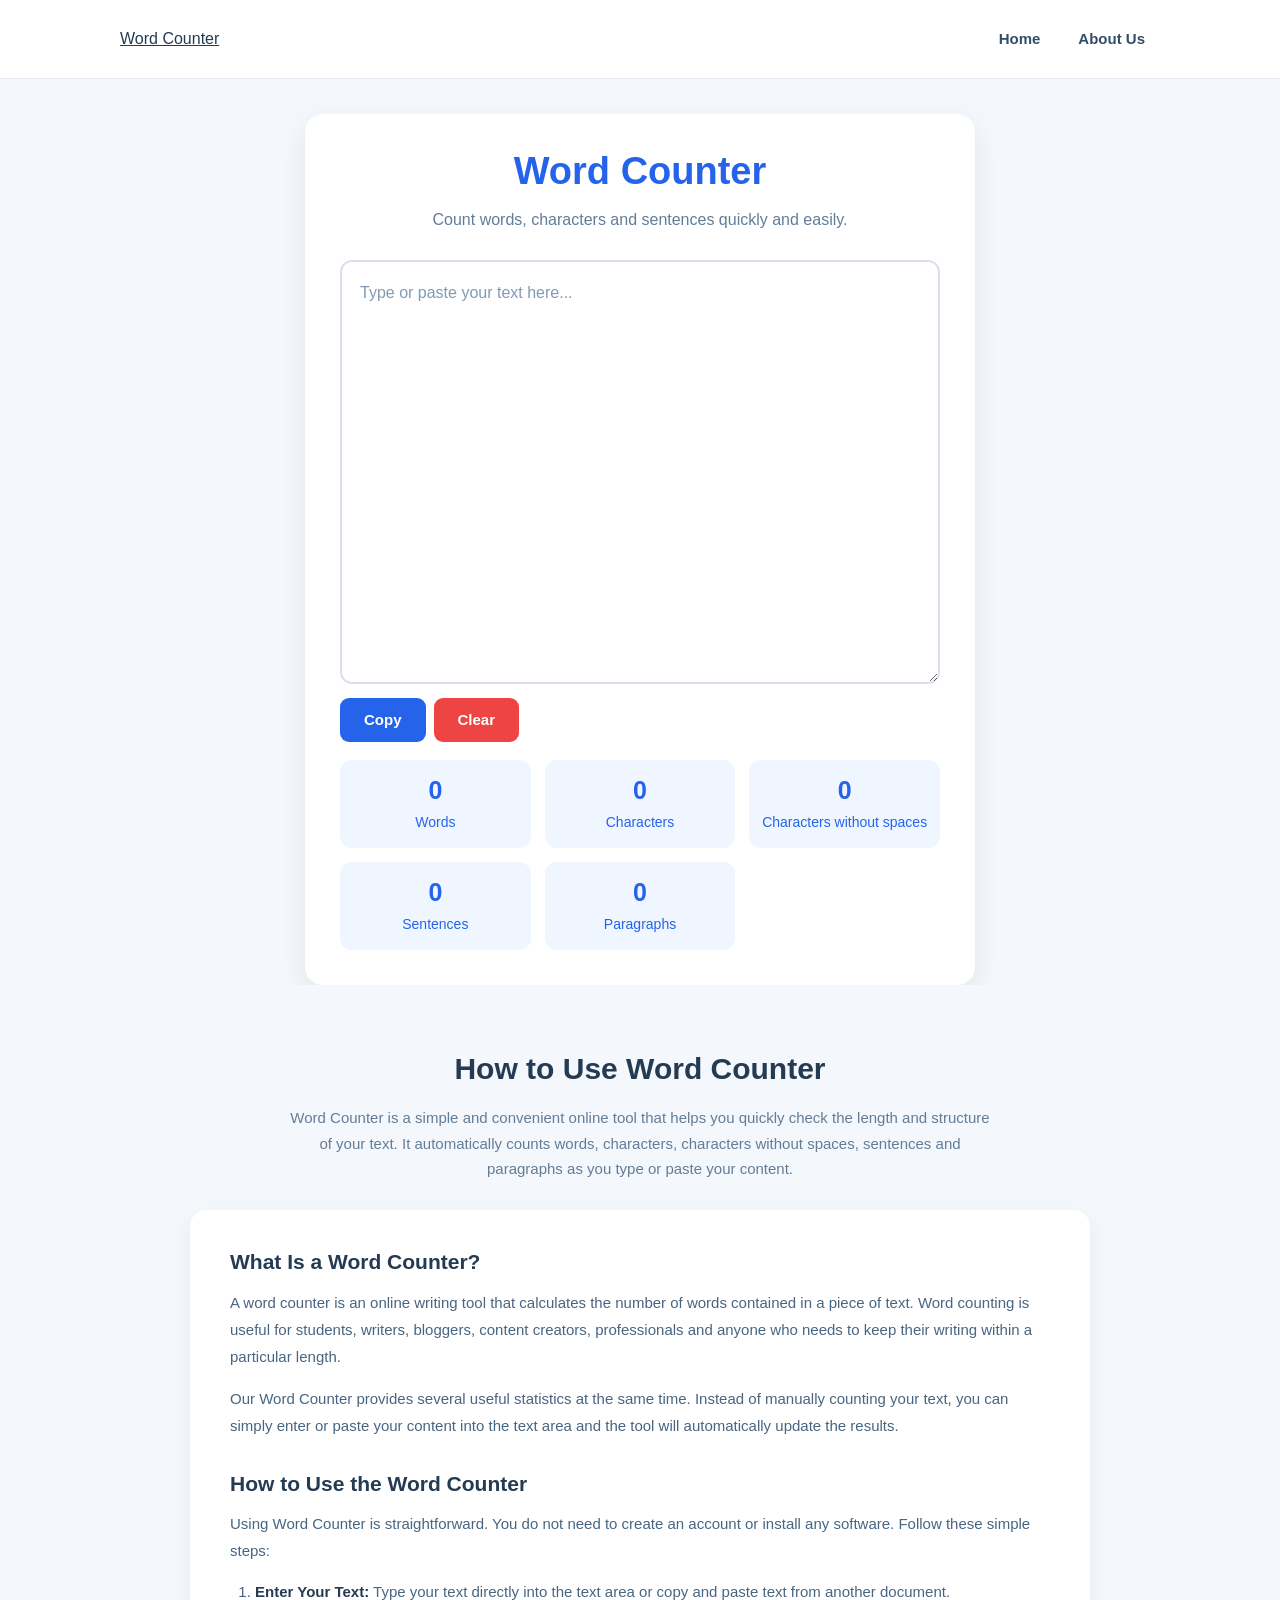
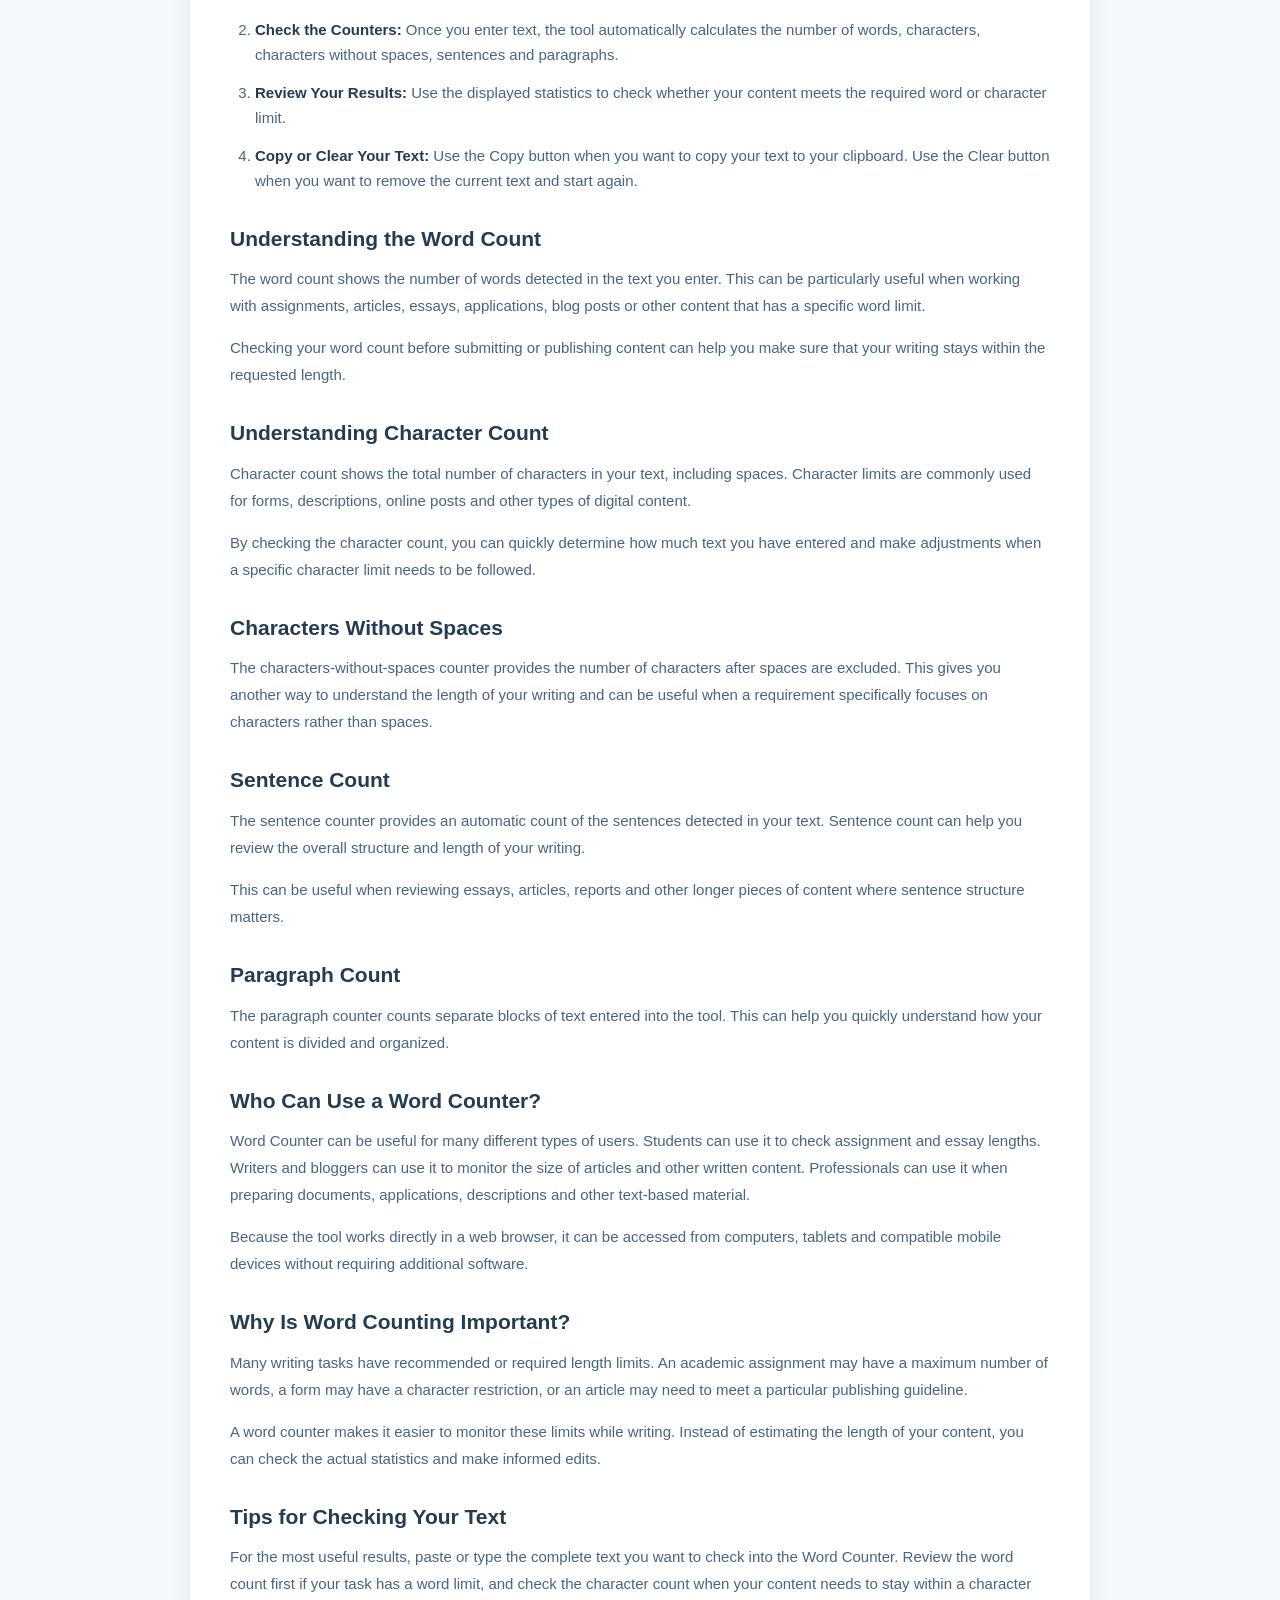
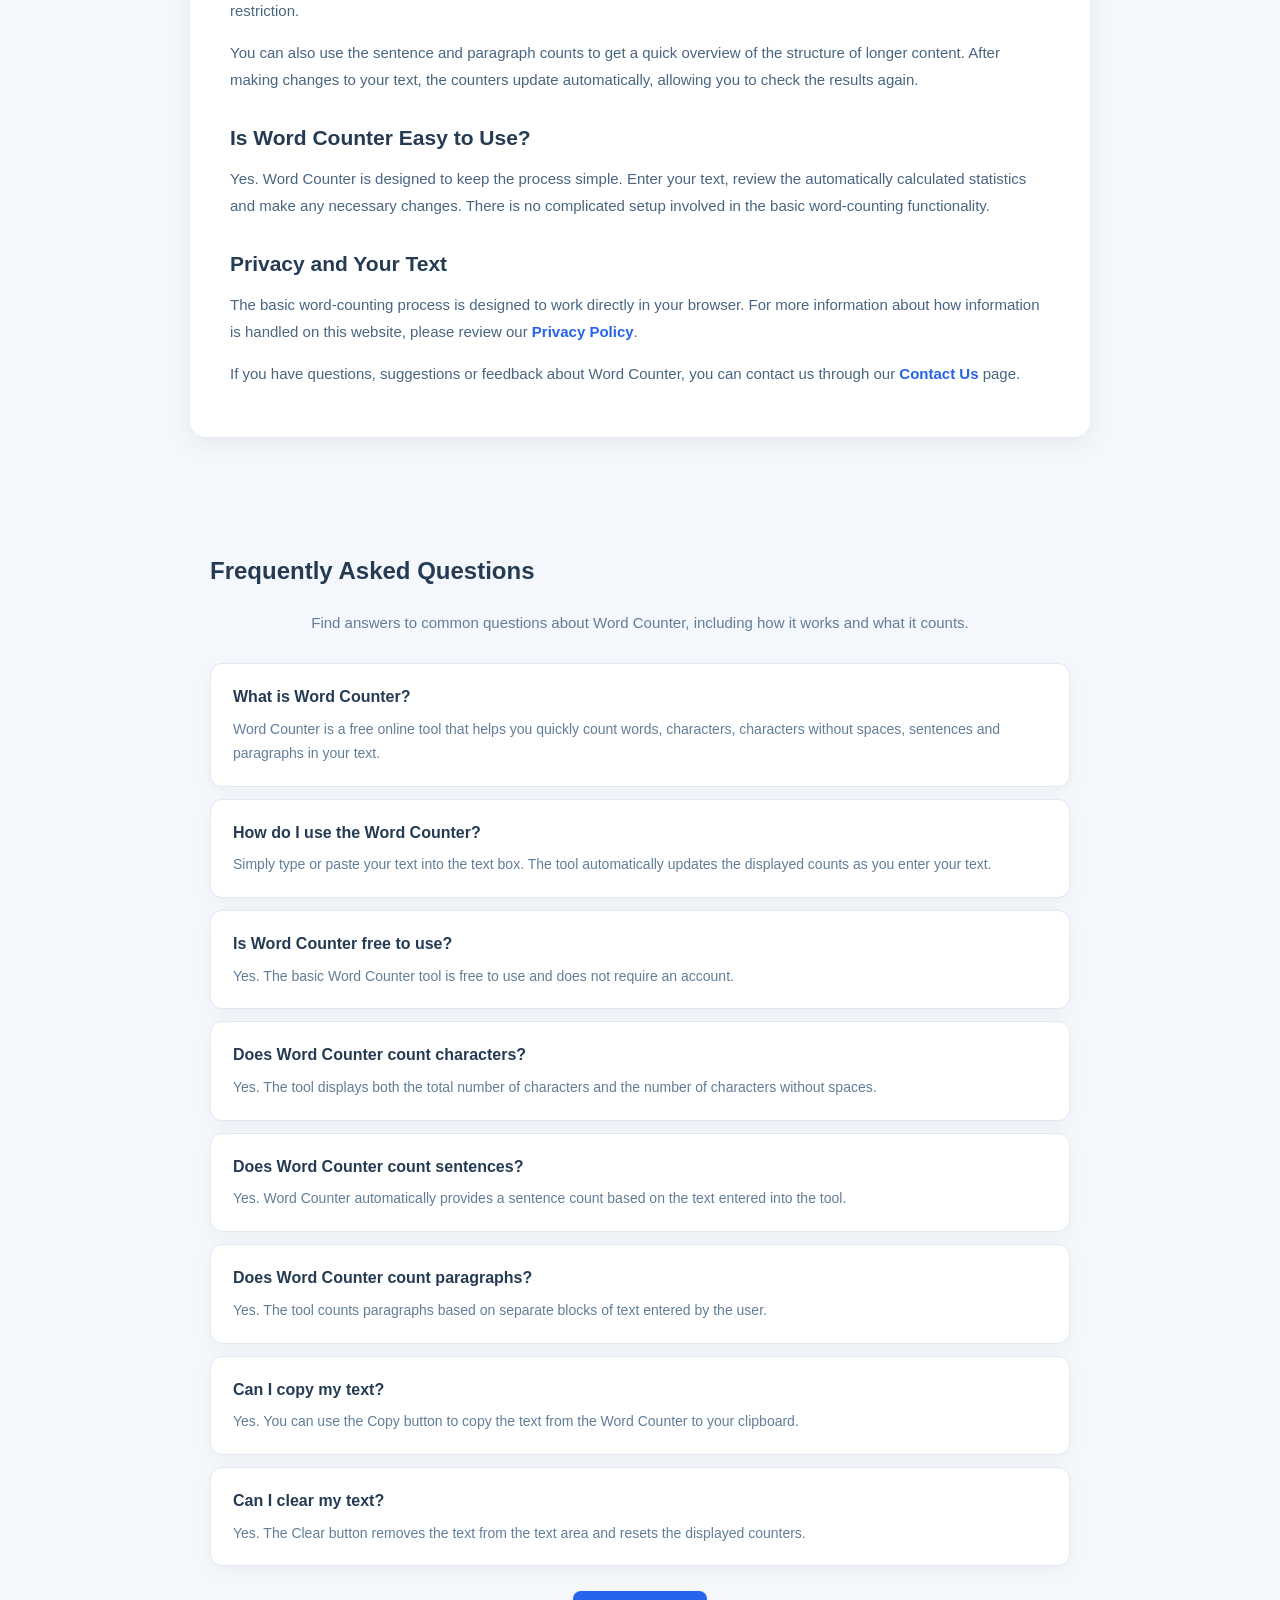
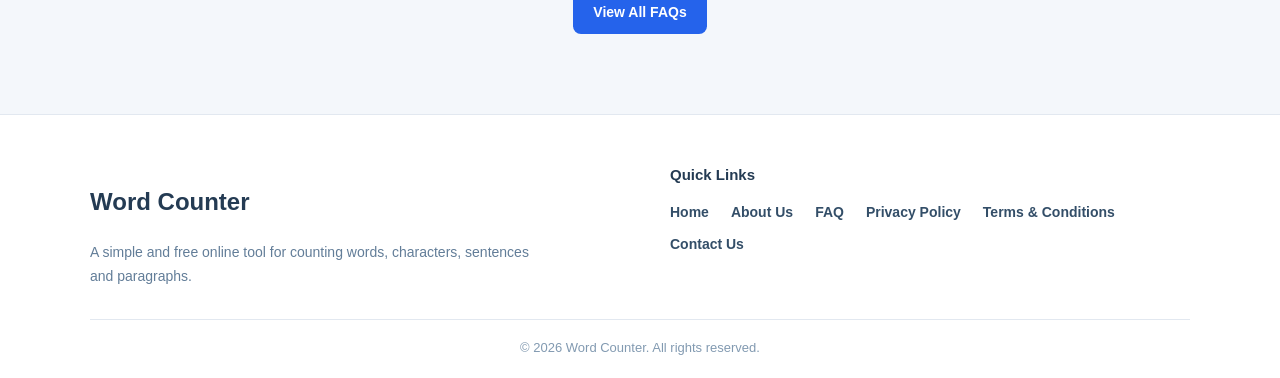
<file: index.html>
<!DOCTYPE html>
<html lang="en">

<head>
    <meta charset="UTF-8">
    <meta name="viewport" content="width=device-width, initial-scale=1.0">

   <title>Word Counter - Count Words, Characters & Sentences</title>

<meta
    name="description"
    content="Free online word counter to count words, characters, characters without spaces, sentences and paragraphs quickly and easily."
>

<meta name="robots" content="index, follow">

<meta name="author" content="Word Counter">

    <link rel="stylesheet" href="style.css">
<link rel="icon" type="image/svg+xml" href="favicon.svg">

    <!-- Home page sections styling -->
    <style>
        /* How To Use Section */
        .info-section {
            width: 100%;
            max-width: 900px;
            margin: 50px auto 0;
            padding: 0 20px;
        }

        .info-section h2 {
            margin: 0 0 12px;
            text-align: center;
            font-size: 30px;
            color: #243b53;
        }

        .section-intro {
            max-width: 700px;
            margin: 0 auto 28px;
            text-align: center;
            color: #627d98;
            font-size: 15px;
            line-height: 1.7;
        }

        .how-to-grid {
            display: grid;
            grid-template-columns: repeat(3, 1fr);
            gap: 18px;
        }

        .how-to-card {
            background: #ffffff;
            border: 1px solid #e2e8f0;
            border-radius: 14px;
            padding: 24px 20px;
            box-shadow: 0 6px 20px rgba(0, 0, 0, 0.05);
        }

        .how-to-card .step-number {
            display: inline-flex;
            width: 36px;
            height: 36px;
            align-items: center;
            justify-content: center;
            margin-bottom: 14px;
            border-radius: 50%;
            background: #eff6ff;
            color: #2563eb;
            font-size: 16px;
            font-weight: 700;
        }

        .how-to-card h3 {
            margin: 0 0 9px;
            color: #243b53;
            font-size: 18px;
        }

        .how-to-card p {
            margin: 0;
            color: #627d98;
            font-size: 14px;
            line-height: 1.7;
        }

        /* FAQ Section */
        .faq-section {
            width: 100%;
            max-width: 900px;
            margin: 55px auto 0;
            padding: 0 20px;
        }

        .faq-list {
            display: flex;
            flex-direction: column;
            gap: 12px;
        }

        .faq-item {
            background: #ffffff;
            border: 1px solid #e2e8f0;
            border-radius: 12px;
            padding: 20px 22px;
            box-shadow: 0 5px 18px rgba(0, 0, 0, 0.04);
        }

        .faq-item h3 {
            margin: 0 0 8px;
            color: #243b53;
            font-size: 16px;
        }

        .faq-item p {
            margin: 0;
            color: #627d98;
            font-size: 14px;
            line-height: 1.7;
        }

        .faq-more {
            margin-top: 25px;
            text-align: center;
        }

        .faq-more a {
            display: inline-block;
            padding: 10px 20px;
            border-radius: 8px;
            background: #2563eb;
            color: #ffffff;
            text-decoration: none;
            font-size: 14px;
            font-weight: 700;
            transition: transform 0.2s ease, box-shadow 0.2s ease;
        }

        .faq-more a:hover {
            transform: translateY(-2px);
            box-shadow: 0 5px 12px rgba(0, 0, 0, 0.15);
        }

        /* Mobile */
        @media (max-width: 700px) {

            .info-section,
            .faq-section {
                padding: 0 14px;
            }

            .info-section h2,
            .faq-section h2 {
                font-size: 26px;
            }

            .how-to-grid {
                grid-template-columns: 1fr;
            }

            .how-to-card {
                padding: 20px;
            }
        }
    </style>

    <script async src="https://pagead2.googlesyndication.com/pagead/js/adsbygoogle.js?client=ca-pub-5443197558207180"
     crossorigin="anonymous"></script>
</head>

<body>

    <!-- Header -->
    <header class="site-header">

        <div class="header-container">

            <a href="index.html" class="logo">
                Word Counter
            </a>

            <nav class="main-nav" aria-label="Main navigation">

                <a href="index.html">
                    Home
                </a>

                <a href="about.html">
                    About Us
                </a>

            </nav>

        </div>

    </header>


    <!-- Main Content -->
    <main>

        <!-- Word Counter Tool -->
        <div class="container">

            <h1>
                Word Counter
            </h1>

            <p class="intro">
                Count words, characters and sentences quickly and easily.
            </p>


            <!-- Text Area -->
            <textarea
                id="textInput"
                rows="15"
                placeholder="Type or paste your text here..."
                aria-label="Enter text to count"
            ></textarea>


            <!-- Action Buttons -->
            <div class="actions">

                <button
                    type="button"
                    class="copy-btn"
                    id="copyBtn"
                >
                    Copy
                </button>

                <button
                    type="button"
                    class="clear-btn"
                    id="clearBtn"
                >
                    Clear
                </button>

            </div>


            <!-- Counters -->
            <div class="counters">

                <div class="counter-box">
                    <strong id="wordCount">0</strong>
                    <span>Words</span>
                </div>

                <div class="counter-box">
                    <strong id="characterCount">0</strong>
                    <span>Characters</span>
                </div>

                <div class="counter-box">
                    <strong id="characterNoSpaceCount">0</strong>
                    <span>Characters without spaces</span>
                </div>

                <div class="counter-box">
                    <strong id="sentenceCount">0</strong>
                    <span>Sentences</span>
                </div>

                <div class="counter-box">
                    <strong id="paragraphCount">0</strong>
                    <span>Paragraphs</span>
                </div>

            </div>

        </div>


       <!-- How to Use Word Counter -->
<section class="how-to-use">

    <div class="content-container">

        <h2>How to Use Word Counter</h2>

        <p class="section-intro">
            Word Counter is a simple and convenient online tool that helps you
            quickly check the length and structure of your text. It automatically
            counts words, characters, characters without spaces, sentences and
            paragraphs as you type or paste your content.
        </p>


        <div class="how-to-content">

            <h3>What Is a Word Counter?</h3>

            <p>
                A word counter is an online writing tool that calculates the
                number of words contained in a piece of text. Word counting is
                useful for students, writers, bloggers, content creators,
                professionals and anyone who needs to keep their writing within
                a particular length.
            </p>

            <p>
                Our Word Counter provides several useful statistics at the same
                time. Instead of manually counting your text, you can simply
                enter or paste your content into the text area and the tool will
                automatically update the results.
            </p>


            <h3>How to Use the Word Counter</h3>

            <p>
                Using Word Counter is straightforward. You do not need to create
                an account or install any software. Follow these simple steps:
            </p>

            <ol>
                <li>
                    <strong>Enter Your Text:</strong>
                    Type your text directly into the text area or copy and paste
                    text from another document.
                </li>

                <li>
                    <strong>Check the Counters:</strong>
                    Once you enter text, the tool automatically calculates the
                    number of words, characters, characters without spaces,
                    sentences and paragraphs.
                </li>

                <li>
                    <strong>Review Your Results:</strong>
                    Use the displayed statistics to check whether your content
                    meets the required word or character limit.
                </li>

                <li>
                    <strong>Copy or Clear Your Text:</strong>
                    Use the Copy button when you want to copy your text to your
                    clipboard. Use the Clear button when you want to remove the
                    current text and start again.
                </li>
            </ol>


            <h3>Understanding the Word Count</h3>

            <p>
                The word count shows the number of words detected in the text
                you enter. This can be particularly useful when working with
                assignments, articles, essays, applications, blog posts or
                other content that has a specific word limit.
            </p>

            <p>
                Checking your word count before submitting or publishing content
                can help you make sure that your writing stays within the
                requested length.
            </p>


            <h3>Understanding Character Count</h3>

            <p>
                Character count shows the total number of characters in your
                text, including spaces. Character limits are commonly used for
                forms, descriptions, online posts and other types of digital
                content.
            </p>

            <p>
                By checking the character count, you can quickly determine how
                much text you have entered and make adjustments when a specific
                character limit needs to be followed.
            </p>


            <h3>Characters Without Spaces</h3>

            <p>
                The characters-without-spaces counter provides the number of
                characters after spaces are excluded. This gives you another
                way to understand the length of your writing and can be useful
                when a requirement specifically focuses on characters rather
                than spaces.
            </p>


            <h3>Sentence Count</h3>

            <p>
                The sentence counter provides an automatic count of the
                sentences detected in your text. Sentence count can help you
                review the overall structure and length of your writing.
            </p>

            <p>
                This can be useful when reviewing essays, articles, reports and
                other longer pieces of content where sentence structure matters.
            </p>


            <h3>Paragraph Count</h3>

            <p>
                The paragraph counter counts separate blocks of text entered
                into the tool. This can help you quickly understand how your
                content is divided and organized.
            </p>


            <h3>Who Can Use a Word Counter?</h3>

            <p>
                Word Counter can be useful for many different types of users.
                Students can use it to check assignment and essay lengths.
                Writers and bloggers can use it to monitor the size of articles
                and other written content. Professionals can use it when
                preparing documents, applications, descriptions and other
                text-based material.
            </p>

            <p>
                Because the tool works directly in a web browser, it can be
                accessed from computers, tablets and compatible mobile devices
                without requiring additional software.
            </p>


            <h3>Why Is Word Counting Important?</h3>

            <p>
                Many writing tasks have recommended or required length limits.
                An academic assignment may have a maximum number of words, a
                form may have a character restriction, or an article may need
                to meet a particular publishing guideline.
            </p>

            <p>
                A word counter makes it easier to monitor these limits while
                writing. Instead of estimating the length of your content,
                you can check the actual statistics and make informed edits.
            </p>


            <h3>Tips for Checking Your Text</h3>

            <p>
                For the most useful results, paste or type the complete text
                you want to check into the Word Counter. Review the word count
                first if your task has a word limit, and check the character
                count when your content needs to stay within a character
                restriction.
            </p>

            <p>
                You can also use the sentence and paragraph counts to get a
                quick overview of the structure of longer content. After
                making changes to your text, the counters update automatically,
                allowing you to check the results again.
            </p>


            <h3>Is Word Counter Easy to Use?</h3>

            <p>
                Yes. Word Counter is designed to keep the process simple. Enter
                your text, review the automatically calculated statistics and
                make any necessary changes. There is no complicated setup
                involved in the basic word-counting functionality.
            </p>


            <h3>Privacy and Your Text</h3>

            <p>
                The basic word-counting process is designed to work directly
                in your browser. For more information about how information is
                handled on this website, please review our
                <a href="privacy.html">Privacy Policy</a>.
            </p>

            <p>
                If you have questions, suggestions or feedback about Word
                Counter, you can contact us through our
                <a href="contact.html">Contact Us</a> page.
            </p>

        </div>

    </div>

</section>


        <!-- FAQ -->
        <section class="faq-section">

            <h2>
                Frequently Asked Questions
            </h2>

            <p class="section-intro">
                Find answers to common questions about Word Counter,
                including how it works and what it counts.
            </p>


            <div class="faq-list">

                <article class="faq-item">

                    <h3>
                        What is Word Counter?
                    </h3>

                    <p>
                        Word Counter is a free online tool that helps you
                        quickly count words, characters, characters without
                        spaces, sentences and paragraphs in your text.
                    </p>

                </article>


                <article class="faq-item">

                    <h3>
                        How do I use the Word Counter?
                    </h3>

                    <p>
                        Simply type or paste your text into the text box.
                        The tool automatically updates the displayed counts
                        as you enter your text.
                    </p>

                </article>


                <article class="faq-item">

                    <h3>
                        Is Word Counter free to use?
                    </h3>

                    <p>
                        Yes. The basic Word Counter tool is free to use and
                        does not require an account.
                    </p>

                </article>


                <article class="faq-item">

                    <h3>
                        Does Word Counter count characters?
                    </h3>

                    <p>
                        Yes. The tool displays both the total number of
                        characters and the number of characters without
                        spaces.
                    </p>

                </article>


                <article class="faq-item">

                    <h3>
                        Does Word Counter count sentences?
                    </h3>

                    <p>
                        Yes. Word Counter automatically provides a sentence
                        count based on the text entered into the tool.
                    </p>

                </article>


                <article class="faq-item">

                    <h3>
                        Does Word Counter count paragraphs?
                    </h3>

                    <p>
                        Yes. The tool counts paragraphs based on separate
                        blocks of text entered by the user.
                    </p>

                </article>


                <article class="faq-item">

                    <h3>
                        Can I copy my text?
                    </h3>

                    <p>
                        Yes. You can use the Copy button to copy the text
                        from the Word Counter to your clipboard.
                    </p>

                </article>


                <article class="faq-item">

                    <h3>
                        Can I clear my text?
                    </h3>

                    <p>
                        Yes. The Clear button removes the text from the
                        text area and resets the displayed counters.
                    </p>

                </article>

            </div>


            <div class="faq-more">

                <a href="faq.html">
                    View All FAQs
                </a>

            </div>

        </section>

    </main>


    <!-- Footer -->
    <footer class="site-footer">

        <div class="footer-container">

            <div class="footer-brand">

                <h2>
                    Word Counter
                </h2>

                <p>
                    A simple and free online tool for counting words,
                    characters, sentences and paragraphs.
                </p>

            </div>


            <div class="footer-links">

                <h3>
                    Quick Links
                </h3>

                <a href="index.html">
                    Home
                </a>

                <a href="about.html">
                    About Us
                </a>

                <a href="faq.html">
                    FAQ
                </a>

                <a href="privacy.html">
                    Privacy Policy
                </a>

                <a href="terms.html">
                    Terms &amp; Conditions
                </a>

                <a href="contact.html">
                    Contact Us
                </a>

            </div>

        </div>


        <div class="footer-bottom">

            <p>
                © 2026 Word Counter. All rights reserved.
            </p>

        </div>

    </footer>


    <!-- JavaScript -->
    <script src="script.js"></script>

</body>

</html>
</file>
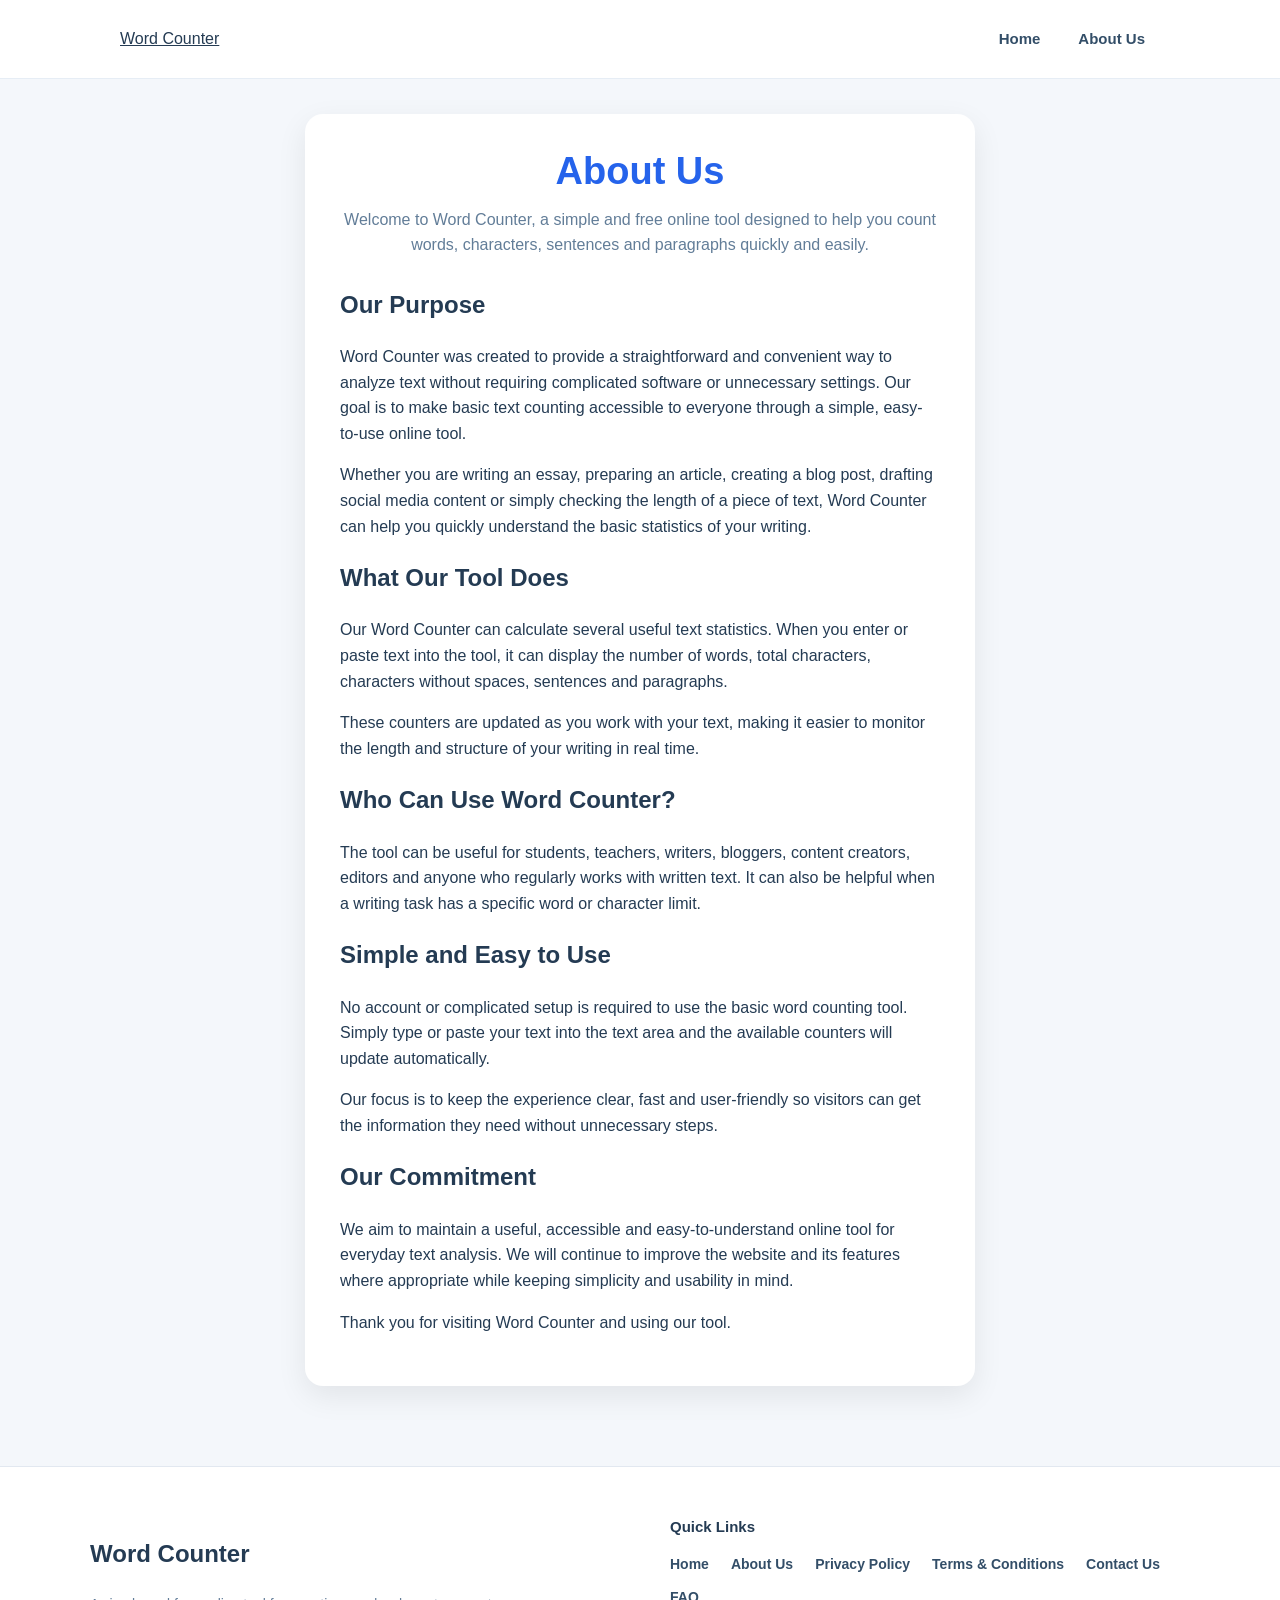
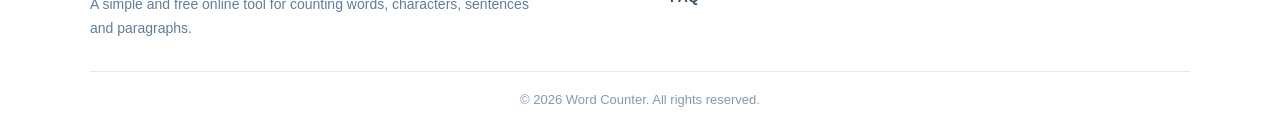
<file: about.html>
<!DOCTYPE html>
<html lang="en">

<head>
    <meta charset="UTF-8">
    <meta name="viewport" content="width=device-width, initial-scale=1.0">

    <title>About Us - Word Counter</title>

    <meta
        name="description"
        content="Learn about Word Counter, a free online tool for counting words, characters, sentences and paragraphs quickly and easily."
    >

    <meta name="robots" content="index, follow">

    <meta name="author" content="Word Counter">

    <link rel="stylesheet" href="style.css">
    <link rel="icon" type="image/svg+xml" href="favicon.svg">

    <script async src="https://pagead2.googlesyndication.com/pagead/js/adsbygoogle.js?client=ca-pub-5443197558207180"
     crossorigin="anonymous"></script>
</head>

<body>

    <!-- Header -->
    <header class="site-header">
        <div class="header-container">

            <a href="index.html" class="logo">
                Word Counter
            </a>

            <nav class="main-nav" aria-label="Main navigation">
                <a href="index.html">Home</a>
                <a href="about.html">About Us</a>
            </nav>

        </div>
    </header>


    <!-- Main Content -->
    <main>
        <div class="container">

            <h1>About Us</h1>

            <p class="intro">
                Welcome to Word Counter, a simple and free online tool
                designed to help you count words, characters, sentences
                and paragraphs quickly and easily.
            </p>


            <h2>Our Purpose</h2>

            <p>
                Word Counter was created to provide a straightforward and
                convenient way to analyze text without requiring complicated
                software or unnecessary settings. Our goal is to make basic
                text counting accessible to everyone through a simple,
                easy-to-use online tool.
            </p>

            <p>
                Whether you are writing an essay, preparing an article,
                creating a blog post, drafting social media content or
                simply checking the length of a piece of text, Word Counter
                can help you quickly understand the basic statistics of your
                writing.
            </p>


            <h2>What Our Tool Does</h2>

            <p>
                Our Word Counter can calculate several useful text statistics.
                When you enter or paste text into the tool, it can display
                the number of words, total characters, characters without
                spaces, sentences and paragraphs.
            </p>

            <p>
                These counters are updated as you work with your text, making
                it easier to monitor the length and structure of your writing
                in real time.
            </p>


            <h2>Who Can Use Word Counter?</h2>

            <p>
                The tool can be useful for students, teachers, writers,
                bloggers, content creators, editors and anyone who regularly
                works with written text. It can also be helpful when a writing
                task has a specific word or character limit.
            </p>


            <h2>Simple and Easy to Use</h2>

            <p>
                No account or complicated setup is required to use the basic
                word counting tool. Simply type or paste your text into the
                text area and the available counters will update automatically.
            </p>

            <p>
                Our focus is to keep the experience clear, fast and
                user-friendly so visitors can get the information they need
                without unnecessary steps.
            </p>


            <h2>Our Commitment</h2>

            <p>
                We aim to maintain a useful, accessible and easy-to-understand
                online tool for everyday text analysis. We will continue to
                improve the website and its features where appropriate while
                keeping simplicity and usability in mind.
            </p>


            <p>
                Thank you for visiting Word Counter and using our tool.
            </p>

        </div>
    </main>


    <!-- Footer -->
    <footer class="site-footer">

        <div class="footer-container">

            <div class="footer-brand">
                <h2>Word Counter</h2>

                <p>
                    A simple and free online tool for counting words,
                    characters, sentences and paragraphs.
                </p>
            </div>

            <div class="footer-links">

                <h3>Quick Links</h3>

                <a href="index.html">Home</a>
                <a href="about.html">About Us</a>
                <a href="privacy.html">Privacy Policy</a>
                <a href="terms.html">Terms & Conditions</a>
                <a href="contact.html">Contact Us</a>
                <a href="faq.html">FAQ</a>

            </div>

        </div>


        <div class="footer-bottom">

            <p>
                © 2026 Word Counter. All rights reserved.
            </p>

        </div>

    </footer>

</body>

</html>
</file>
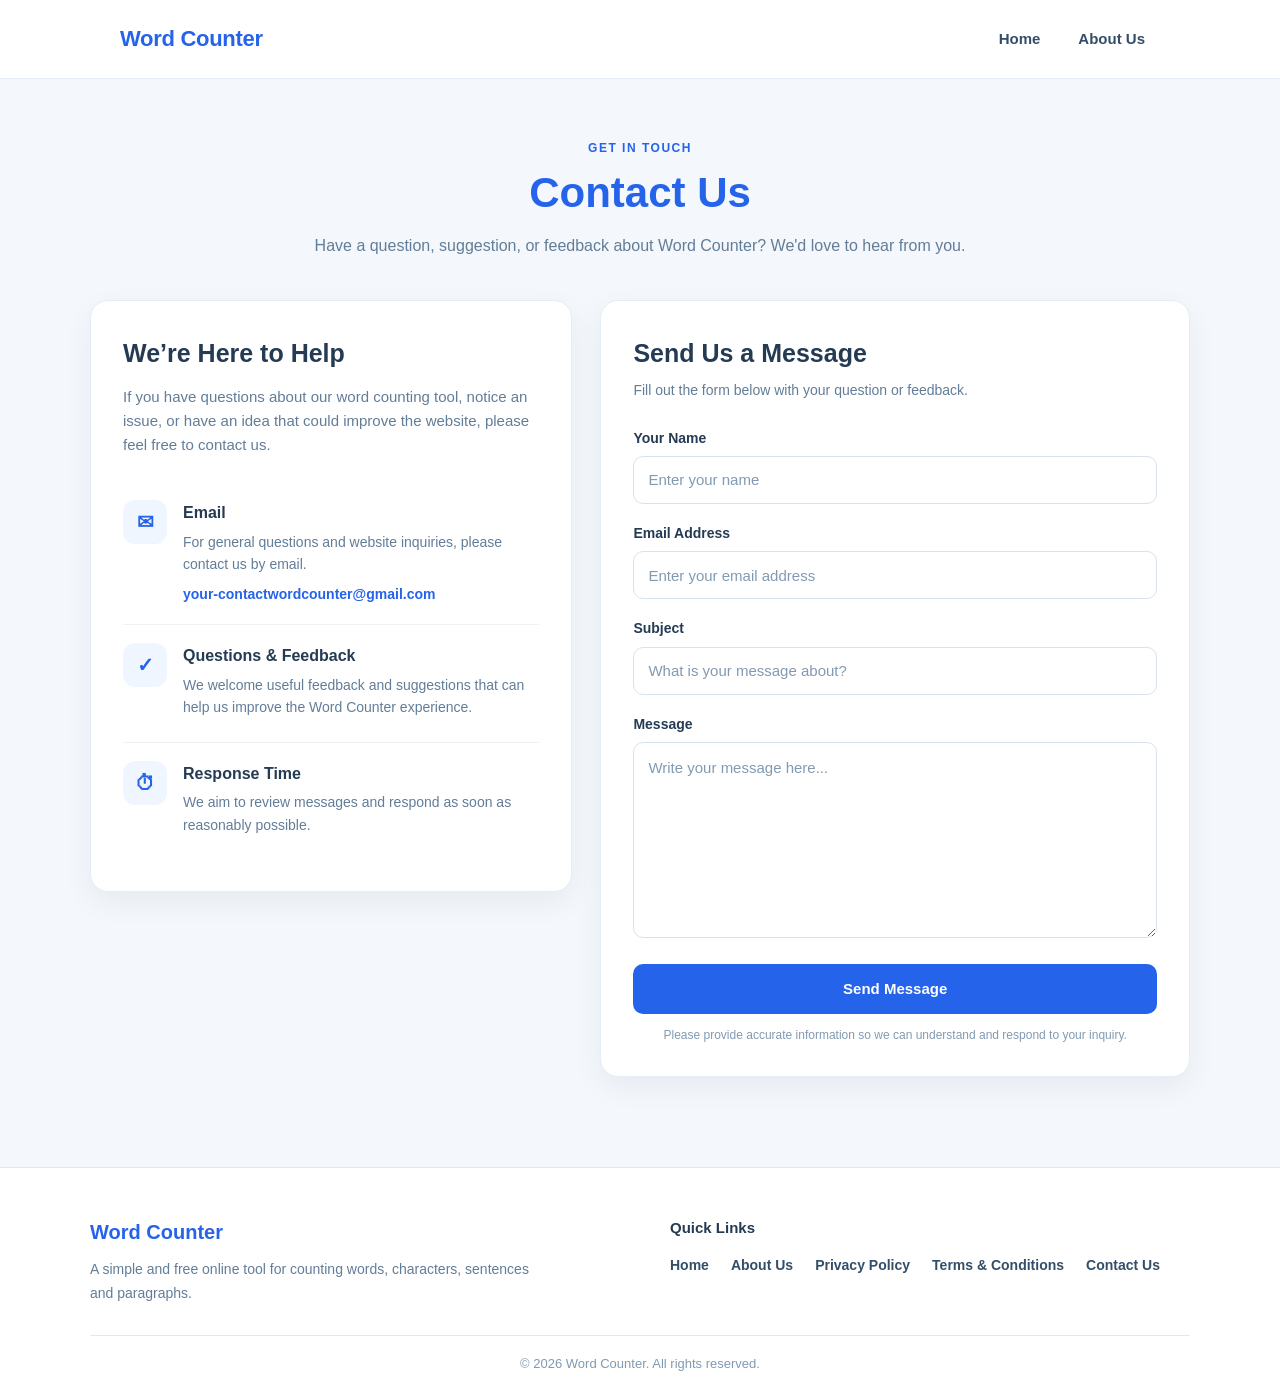
<file: contact.html>
<!DOCTYPE html>
<html lang="en">
<head>
    <meta charset="UTF-8">
    <meta name="viewport" content="width=device-width, initial-scale=1.0">

    <title>Contact Us - Word Counter</title>

    <meta
        name="description"
        content="Contact Word Counter for questions, feedback, suggestions, technical issues or website-related inquiries."
    >

    <meta name="robots" content="index, follow">
    <meta name="author" content="Word Counter">

    <link rel="stylesheet" href="style.css">
    <link rel="icon" type="image/svg+xml" href="favicon.svg">

    <script async src="https://pagead2.googlesyndication.com/pagead/js/adsbygoogle.js?client=ca-pub-5443197558207180"
     crossorigin="anonymous"></script>
</head>

<body>

    <!-- Header -->
    <header class="site-header">
        <div class="header-container">

            <a href="index.html" class="site-logo">
                Word Counter
            </a>

            <nav class="main-nav" aria-label="Main navigation">
                <a href="index.html">Home</a>
                <a href="about.html">About Us</a>
            </nav>

        </div>
    </header>


    <!-- Main Content -->
    <main>

        <section class="contact-section">

            <div class="contact-container">

                <div class="contact-heading">
                    <span class="section-label">GET IN TOUCH</span>

                    <h1>Contact Us</h1>

                    <p>
                        Have a question, suggestion, or feedback about Word Counter?
                        We'd love to hear from you.
                    </p>
                </div>


                <div class="contact-grid">

                    <!-- Contact Information -->
                    <div class="contact-info">

                        <h2>We’re Here to Help</h2>

                        <p>
                            If you have questions about our word counting tool,
                            notice an issue, or have an idea that could improve
                            the website, please feel free to contact us.
                        </p>


                        <div class="contact-card">

                            <div class="contact-icon">
                                ✉
                            </div>

                            <div>
                                <h3>Email</h3>

                                <p>
                                    For general questions and website inquiries,
                                    please contact us by email.
                                </p>

                                <a href="mailto:your-contactwordcounter@gmail.com">
                                    your-contactwordcounter@gmail.com
                                </a>
                            </div>

                        </div>


                        <div class="contact-card">

                            <div class="contact-icon">
                                ✓
                            </div>

                            <div>
                                <h3>Questions & Feedback</h3>

                                <p>
                                    We welcome useful feedback and suggestions
                                    that can help us improve the Word Counter
                                    experience.
                                </p>
                            </div>

                        </div>


                        <div class="contact-card">

                            <div class="contact-icon">
                                ⏱
                            </div>

                            <div>
                                <h3>Response Time</h3>

                                <p>
                                    We aim to review messages and respond as soon
                                    as reasonably possible.
                                </p>
                            </div>

                        </div>

                    </div>


                    <!-- Contact Form -->
                    <div class="contact-form-card">

                        <h2>Send Us a Message</h2>

                        <p class="form-description">
                            Fill out the form below with your question or feedback.
                        </p>

                        <form
                            id="contactForm"
                            action="https://formspree.io/f/xyeyzvdb"
                            method="POST"
                        >

                            <div class="form-group">

                                <label for="name">
                                    Your Name
                                </label>

                                <input
                                    type="text"
                                    id="name"
                                    name="name"
                                    placeholder="Enter your name"
                                    required
                                >

                            </div>


                            <div class="form-group">

                                <label for="email">
                                    Email Address
                                </label>

                                <input
                                    type="email"
                                    id="email"
                                    name="email"
                                    placeholder="Enter your email address"
                                    required
                                >

                            </div>


                            <div class="form-group">

                                <label for="subject">
                                    Subject
                                </label>

                                <input
                                    type="text"
                                    id="subject"
                                    name="subject"
                                    placeholder="What is your message about?"
                                    required
                                >

                            </div>


                            <div class="form-group">

                                <label for="message">
                                    Message
                                </label>

                                <textarea
                                    id="message"
                                    name="message"
                                    rows="7"
                                    placeholder="Write your message here..."
                                    required
                                ></textarea>

                            </div>


                            <button type="submit" class="contact-submit">
                                Send Message
                            </button>

                            <p class="form-note">
                                Please provide accurate information so we can
                                understand and respond to your inquiry.
                            </p>

                        </form>

                    </div>

                </div>

            </div>

        </section>

    </main>


    <!-- Footer -->
    <footer class="site-footer">

        <div class="footer-container">

            <div class="footer-about">

                <h2>Word Counter</h2>

                <p>
                    A simple and free online tool for counting words,
                    characters, sentences and paragraphs.
                </p>

            </div>


            <div class="footer-links">

                <h3>Quick Links</h3>

                <a href="index.html">Home</a>
                <a href="about.html">About Us</a>
                <a href="privacy.html">Privacy Policy</a>
                <a href="terms.html">Terms & Conditions</a>
                <a href="contact.html">Contact Us</a>

            </div>

        </div>


        <div class="footer-bottom">

            <p>
                © 2026 Word Counter. All rights reserved.
            </p>

        </div>

    </footer>

</body>
</html>
</file>
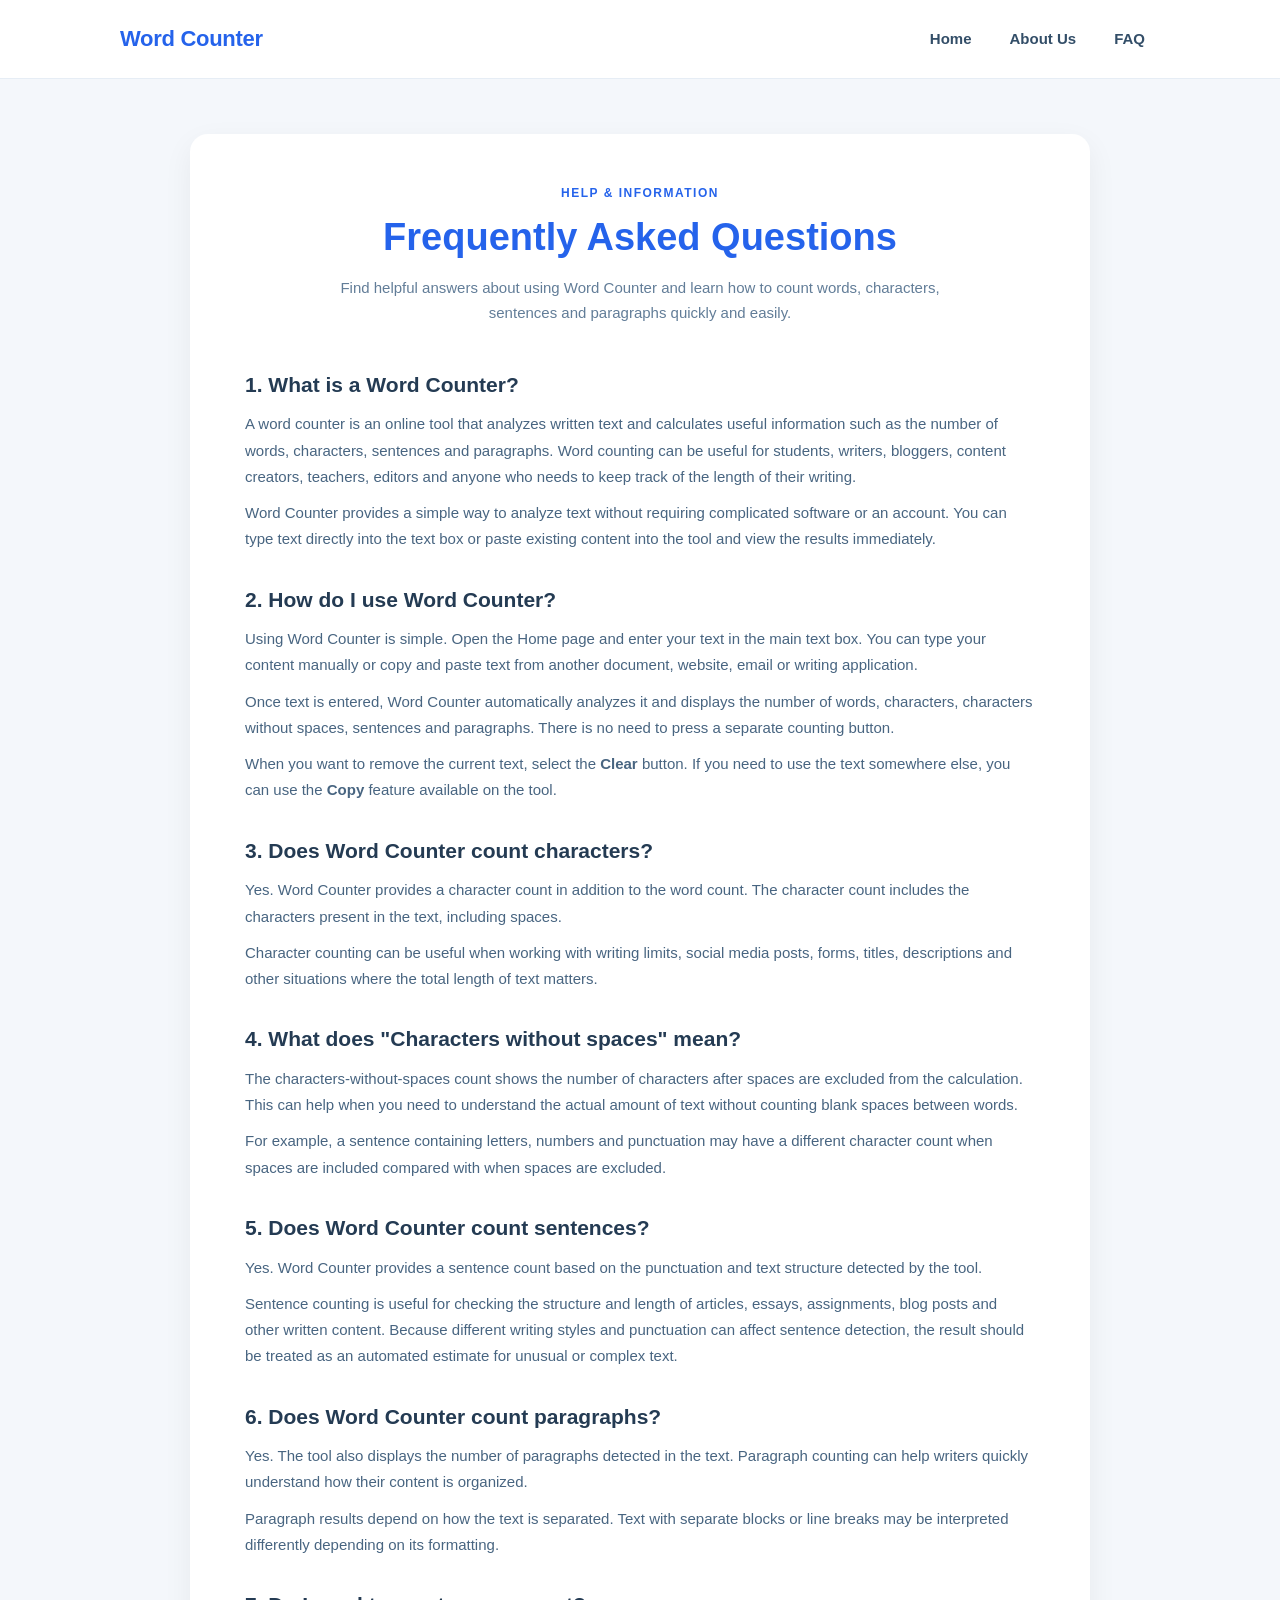
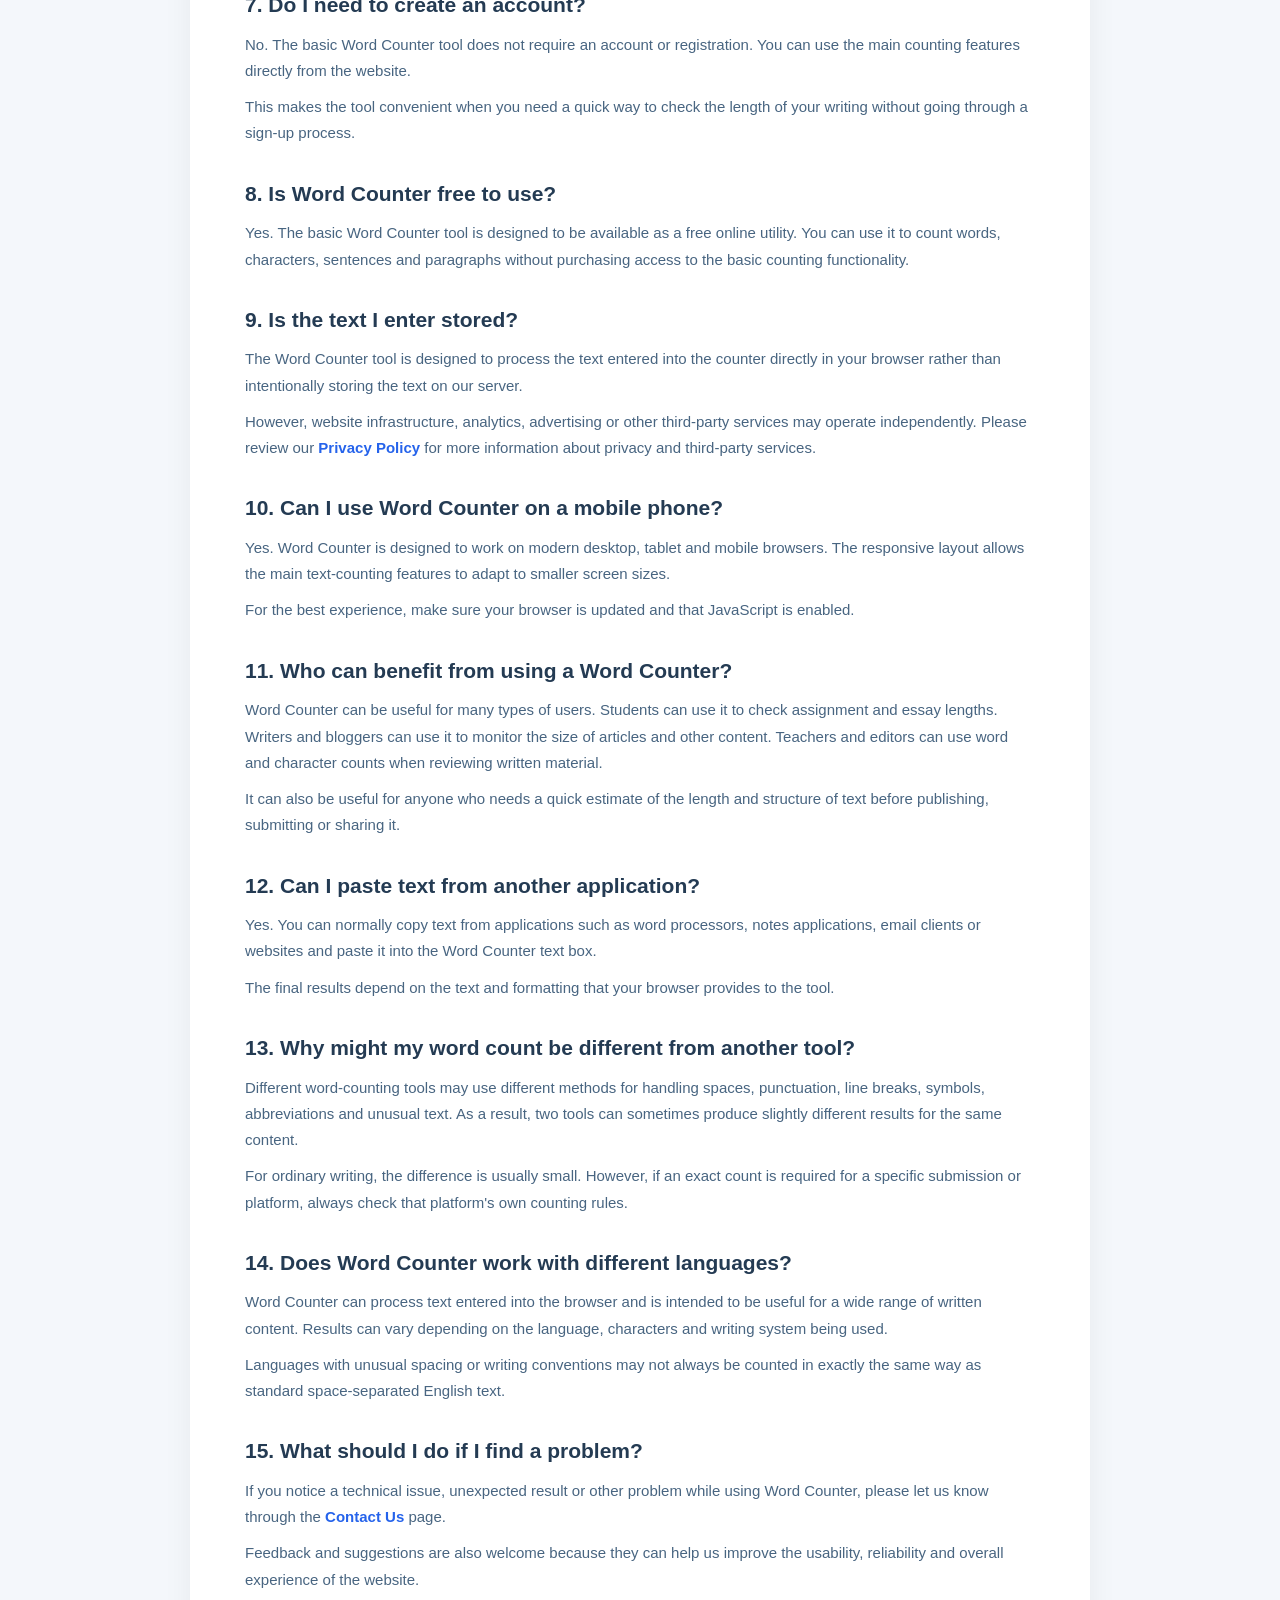
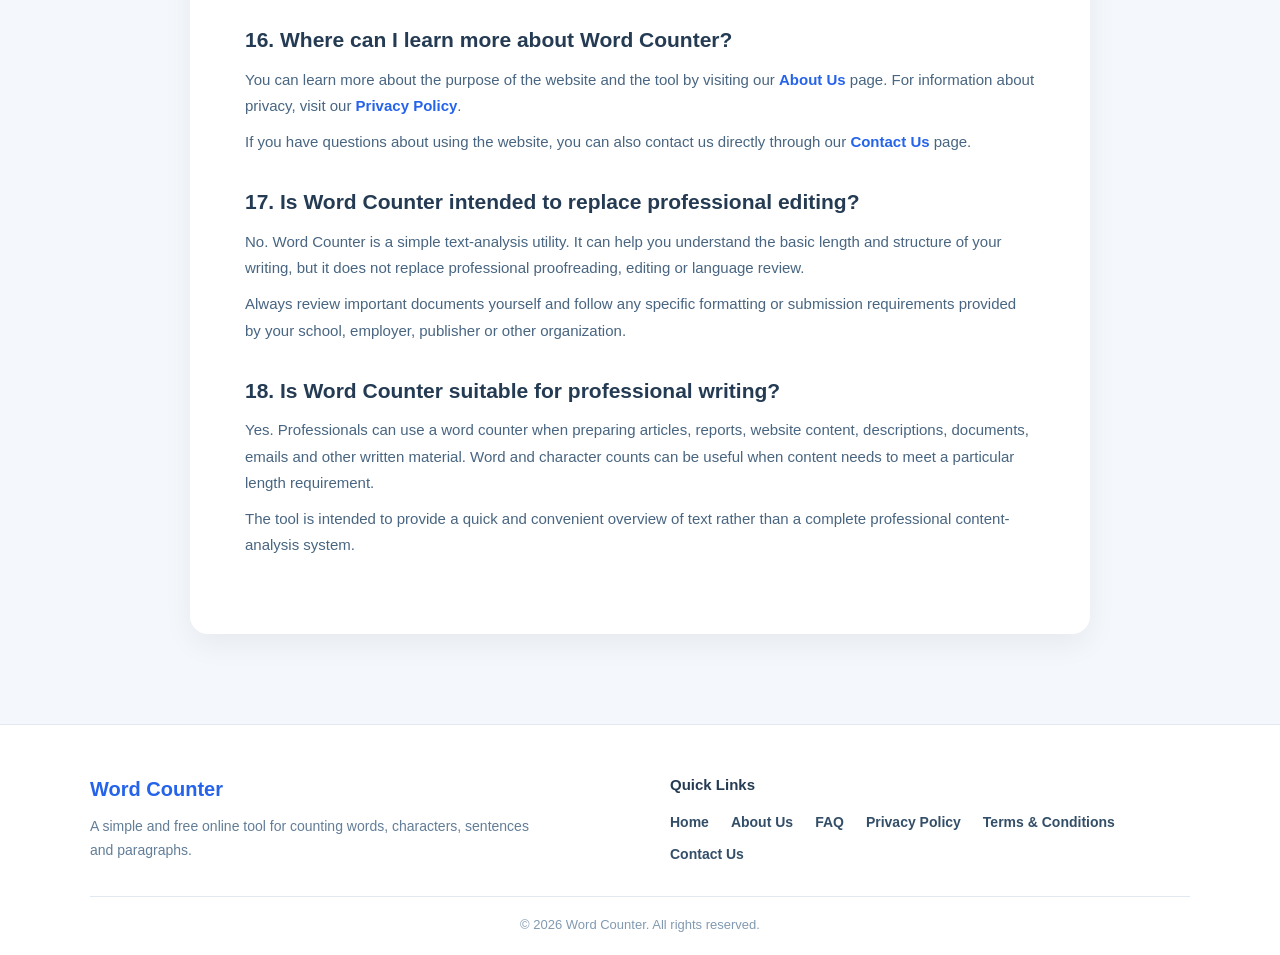
<file: faq.html>
<!DOCTYPE html>
<html lang="en">

<head>
    <meta charset="UTF-8">

    <meta name="viewport" content="width=device-width, initial-scale=1.0">

    <title>FAQ - Word Counter | Frequently Asked Questions</title>

    <meta
        name="description"
        content="Find answers to frequently asked questions about Word Counter, including how to count words, characters, sentences and paragraphs."
    >

    <meta name="robots" content="index, follow">

    <meta name="author" content="Word Counter">

    <link rel="stylesheet" href="style.css">
    <link rel="icon" type="image/svg+xml" href="favicon.svg">

    <script async src="https://pagead2.googlesyndication.com/pagead/js/adsbygoogle.js?client=ca-pub-5443197558207180"
     crossorigin="anonymous"></script>
</head>

<body>

    <!-- Header -->
    <header class="site-header">

        <div class="header-container">

            <a href="index.html" class="site-logo">
                Word Counter
            </a>

            <nav class="main-nav" aria-label="Main navigation">

                <a href="index.html">Home</a>

                <a href="about.html">About Us</a>

                <a href="faq.html">FAQ</a>

            </nav>

        </div>

    </header>


    <!-- FAQ Main Content -->
    <main class="legal-page">

        <div class="legal-container">

            <div class="legal-header">

                <span class="legal-label">HELP &amp; INFORMATION</span>

                <h1>Frequently Asked Questions</h1>

                <p>
                    Find helpful answers about using Word Counter and learn how
                    to count words, characters, sentences and paragraphs quickly
                    and easily.
                </p>

            </div>


            <section class="legal-section">

                <h2>1. What is a Word Counter?</h2>

                <p>
                    A word counter is an online tool that analyzes written text
                    and calculates useful information such as the number of
                    words, characters, sentences and paragraphs. Word counting
                    can be useful for students, writers, bloggers, content
                    creators, teachers, editors and anyone who needs to keep
                    track of the length of their writing.
                </p>

                <p>
                    Word Counter provides a simple way to analyze text without
                    requiring complicated software or an account. You can type
                    text directly into the text box or paste existing content
                    into the tool and view the results immediately.
                </p>

            </section>


            <section class="legal-section">

                <h2>2. How do I use Word Counter?</h2>

                <p>
                    Using Word Counter is simple. Open the Home page and enter
                    your text in the main text box. You can type your content
                    manually or copy and paste text from another document,
                    website, email or writing application.
                </p>

                <p>
                    Once text is entered, Word Counter automatically analyzes
                    it and displays the number of words, characters, characters
                    without spaces, sentences and paragraphs. There is no need
                    to press a separate counting button.
                </p>

                <p>
                    When you want to remove the current text, select the
                    <strong>Clear</strong> button. If you need to use the text
                    somewhere else, you can use the <strong>Copy</strong>
                    feature available on the tool.
                </p>

            </section>


            <section class="legal-section">

                <h2>3. Does Word Counter count characters?</h2>

                <p>
                    Yes. Word Counter provides a character count in addition to
                    the word count. The character count includes the characters
                    present in the text, including spaces.
                </p>

                <p>
                    Character counting can be useful when working with writing
                    limits, social media posts, forms, titles, descriptions and
                    other situations where the total length of text matters.
                </p>

            </section>


            <section class="legal-section">

                <h2>4. What does "Characters without spaces" mean?</h2>

                <p>
                    The characters-without-spaces count shows the number of
                    characters after spaces are excluded from the calculation.
                    This can help when you need to understand the actual amount
                    of text without counting blank spaces between words.
                </p>

                <p>
                    For example, a sentence containing letters, numbers and
                    punctuation may have a different character count when spaces
                    are included compared with when spaces are excluded.
                </p>

            </section>


            <section class="legal-section">

                <h2>5. Does Word Counter count sentences?</h2>

                <p>
                    Yes. Word Counter provides a sentence count based on the
                    punctuation and text structure detected by the tool.
                </p>

                <p>
                    Sentence counting is useful for checking the structure and
                    length of articles, essays, assignments, blog posts and
                    other written content. Because different writing styles and
                    punctuation can affect sentence detection, the result should
                    be treated as an automated estimate for unusual or complex
                    text.
                </p>

            </section>


            <section class="legal-section">

                <h2>6. Does Word Counter count paragraphs?</h2>

                <p>
                    Yes. The tool also displays the number of paragraphs
                    detected in the text. Paragraph counting can help writers
                    quickly understand how their content is organized.
                </p>

                <p>
                    Paragraph results depend on how the text is separated.
                    Text with separate blocks or line breaks may be interpreted
                    differently depending on its formatting.
                </p>

            </section>


            <section class="legal-section">

                <h2>7. Do I need to create an account?</h2>

                <p>
                    No. The basic Word Counter tool does not require an account
                    or registration. You can use the main counting features
                    directly from the website.
                </p>

                <p>
                    This makes the tool convenient when you need a quick way to
                    check the length of your writing without going through a
                    sign-up process.
                </p>

            </section>


            <section class="legal-section">

                <h2>8. Is Word Counter free to use?</h2>

                <p>
                    Yes. The basic Word Counter tool is designed to be available
                    as a free online utility. You can use it to count words,
                    characters, sentences and paragraphs without purchasing
                    access to the basic counting functionality.
                </p>

            </section>


            <section class="legal-section">

                <h2>9. Is the text I enter stored?</h2>

                <p>
                    The Word Counter tool is designed to process the text
                    entered into the counter directly in your browser rather
                    than intentionally storing the text on our server.
                </p>

                <p>
                    However, website infrastructure, analytics, advertising or
                    other third-party services may operate independently.
                    Please review our
                    <a href="privacy.html">Privacy Policy</a>
                    for more information about privacy and third-party services.
                </p>

            </section>


            <section class="legal-section">

                <h2>10. Can I use Word Counter on a mobile phone?</h2>

                <p>
                    Yes. Word Counter is designed to work on modern desktop,
                    tablet and mobile browsers. The responsive layout allows
                    the main text-counting features to adapt to smaller screen
                    sizes.
                </p>

                <p>
                    For the best experience, make sure your browser is updated
                    and that JavaScript is enabled.
                </p>

            </section>


            <section class="legal-section">

                <h2>11. Who can benefit from using a Word Counter?</h2>

                <p>
                    Word Counter can be useful for many types of users.
                    Students can use it to check assignment and essay lengths.
                    Writers and bloggers can use it to monitor the size of
                    articles and other content. Teachers and editors can use
                    word and character counts when reviewing written material.
                </p>

                <p>
                    It can also be useful for anyone who needs a quick estimate
                    of the length and structure of text before publishing,
                    submitting or sharing it.
                </p>

            </section>


            <section class="legal-section">

                <h2>12. Can I paste text from another application?</h2>

                <p>
                    Yes. You can normally copy text from applications such as
                    word processors, notes applications, email clients or
                    websites and paste it into the Word Counter text box.
                </p>

                <p>
                    The final results depend on the text and formatting that
                    your browser provides to the tool.
                </p>

            </section>


            <section class="legal-section">

                <h2>13. Why might my word count be different from another tool?</h2>

                <p>
                    Different word-counting tools may use different methods for
                    handling spaces, punctuation, line breaks, symbols,
                    abbreviations and unusual text. As a result, two tools can
                    sometimes produce slightly different results for the same
                    content.
                </p>

                <p>
                    For ordinary writing, the difference is usually small.
                    However, if an exact count is required for a specific
                    submission or platform, always check that platform's own
                    counting rules.
                </p>

            </section>


            <section class="legal-section">

                <h2>14. Does Word Counter work with different languages?</h2>

                <p>
                    Word Counter can process text entered into the browser and
                    is intended to be useful for a wide range of written
                    content. Results can vary depending on the language,
                    characters and writing system being used.
                </p>

                <p>
                    Languages with unusual spacing or writing conventions may
                    not always be counted in exactly the same way as standard
                    space-separated English text.
                </p>

            </section>


            <section class="legal-section">

                <h2>15. What should I do if I find a problem?</h2>

                <p>
                    If you notice a technical issue, unexpected result or other
                    problem while using Word Counter, please let us know through
                    the
                    <a href="contact.html">Contact Us</a>
                    page.
                </p>

                <p>
                    Feedback and suggestions are also welcome because they can
                    help us improve the usability, reliability and overall
                    experience of the website.
                </p>

            </section>


            <section class="legal-section">

                <h2>16. Where can I learn more about Word Counter?</h2>

                <p>
                    You can learn more about the purpose of the website and the
                    tool by visiting our
                    <a href="about.html">About Us</a>
                    page. For information about privacy, visit our
                    <a href="privacy.html">Privacy Policy</a>.
                </p>

                <p>
                    If you have questions about using the website, you can also
                    contact us directly through our
                    <a href="contact.html">Contact Us</a>
                    page.
                </p>

            </section>


            <section class="legal-section">

                <h2>17. Is Word Counter intended to replace professional editing?</h2>

                <p>
                    No. Word Counter is a simple text-analysis utility. It can
                    help you understand the basic length and structure of your
                    writing, but it does not replace professional proofreading,
                    editing or language review.
                </p>

                <p>
                    Always review important documents yourself and follow any
                    specific formatting or submission requirements provided by
                    your school, employer, publisher or other organization.
                </p>

            </section>


            <section class="legal-section">

                <h2>18. Is Word Counter suitable for professional writing?</h2>

                <p>
                    Yes. Professionals can use a word counter when preparing
                    articles, reports, website content, descriptions, documents,
                    emails and other written material. Word and character counts
                    can be useful when content needs to meet a particular
                    length requirement.
                </p>

                <p>
                    The tool is intended to provide a quick and convenient
                    overview of text rather than a complete professional
                    content-analysis system.
                </p>

            </section>

        </div>

    </main>


    <!-- Footer -->
    <footer class="site-footer">

        <div class="footer-container">

            <div class="footer-about">

                <h2>Word Counter</h2>

                <p>
                    A simple and free online tool for counting words,
                    characters, sentences and paragraphs.
                </p>

            </div>


            <div class="footer-links">

                <h3>Quick Links</h3>

                <a href="index.html">Home</a>

                <a href="about.html">About Us</a>

                <a href="faq.html">FAQ</a>

                <a href="privacy.html">Privacy Policy</a>

                <a href="terms.html">Terms &amp; Conditions</a>

                <a href="contact.html">Contact Us</a>

            </div>

        </div>


        <div class="footer-bottom">

            <p>
                &copy; 2026 Word Counter. All rights reserved.
            </p>

        </div>

    </footer>

</body>

</html>
</file>
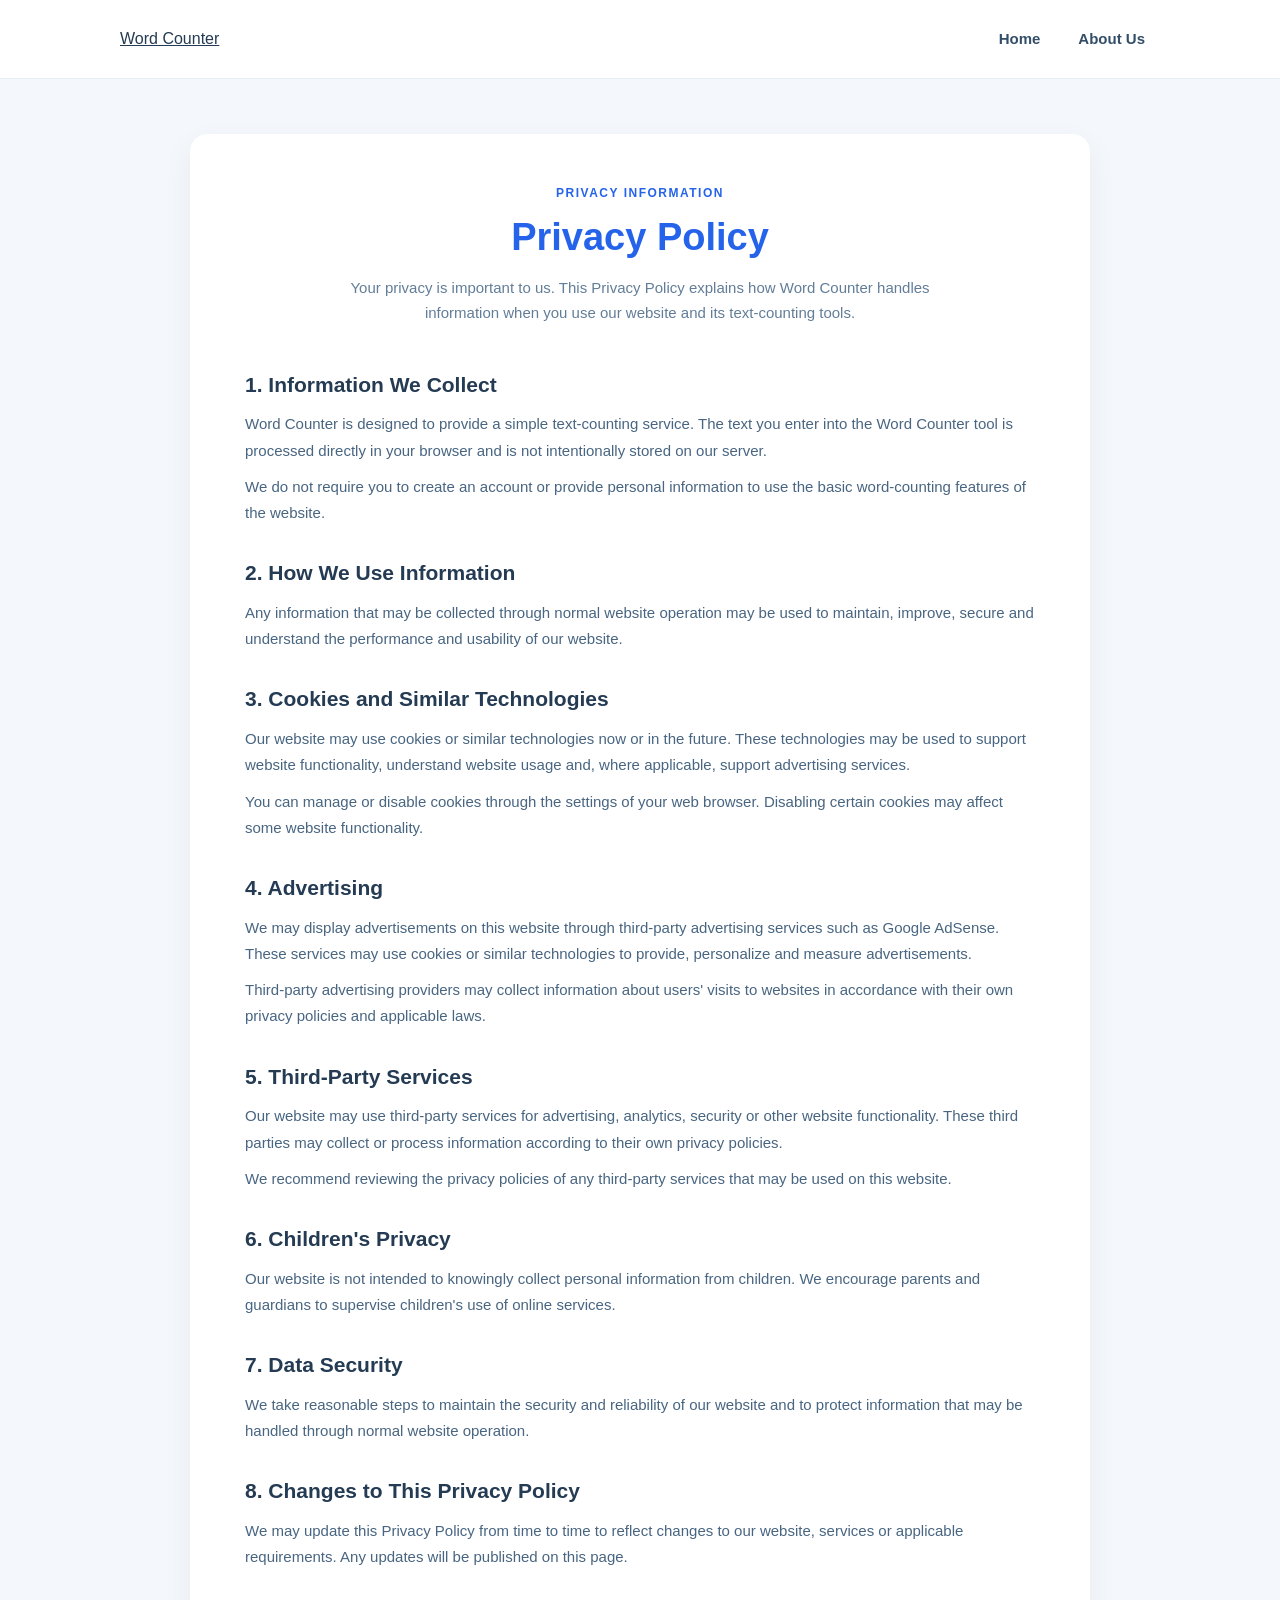
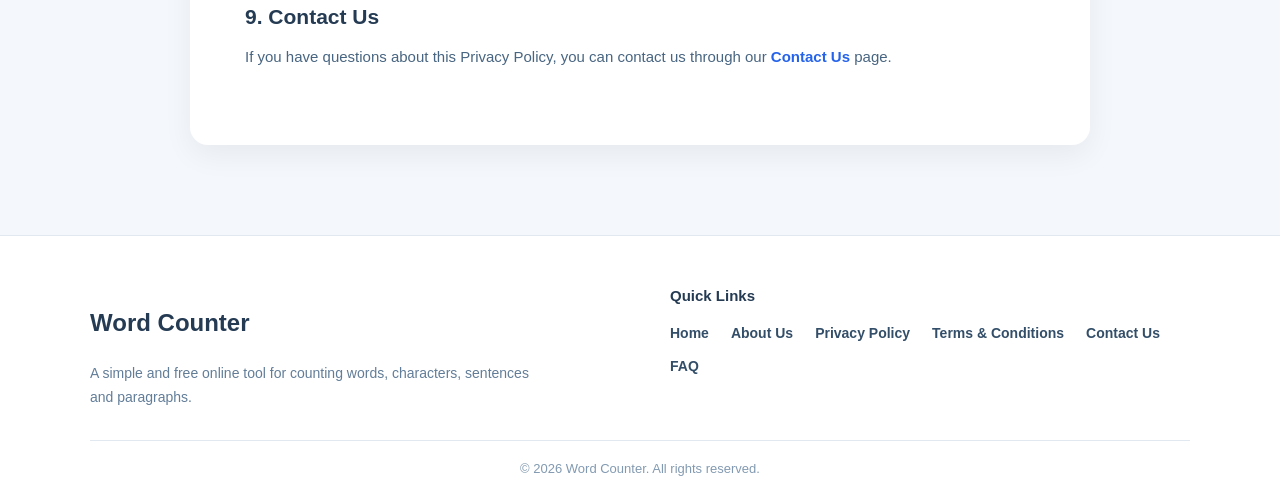
<file: privacy.html>
<!DOCTYPE html>
<html lang="en">

<head>
    <meta charset="UTF-8">
    <meta name="viewport" content="width=device-width, initial-scale=1.0">

    <title>Privacy Policy - Word Counter</title>

    <meta
        name="description"
        content="Read the Privacy Policy for Word Counter and learn how information, cookies, advertising and third-party services are handled."
    >

    <meta name="robots" content="index, follow">

    <meta name="author" content="Word Counter">

    <link rel="stylesheet" href="style.css">
    <link rel="icon" type="image/svg+xml" href="favicon.svg">

    <script async src="https://pagead2.googlesyndication.com/pagead/js/adsbygoogle.js?client=ca-pub-5443197558207180"
     crossorigin="anonymous"></script>
</head>

<body>

    <!-- Header -->
    <header class="site-header">
        <div class="header-container">

            <a href="index.html" class="logo">
                Word Counter
            </a>

            <nav class="main-nav" aria-label="Main navigation">
                <a href="index.html">Home</a>
                <a href="about.html">About Us</a>
            </nav>

        </div>
    </header>


    <!-- Privacy Policy -->
    <main class="legal-page">

        <div class="legal-container">

            <div class="legal-header">

                <span class="legal-label">PRIVACY INFORMATION</span>

                <h1>Privacy Policy</h1>

                <p>
                    Your privacy is important to us. This Privacy Policy explains
                    how Word Counter handles information when you use our website
                    and its text-counting tools.
                </p>

            </div>


            <section class="legal-section">

                <h2>1. Information We Collect</h2>

                <p>
                    Word Counter is designed to provide a simple text-counting
                    service. The text you enter into the Word Counter tool is
                    processed directly in your browser and is not intentionally
                    stored on our server.
                </p>

                <p>
                    We do not require you to create an account or provide personal
                    information to use the basic word-counting features of the
                    website.
                </p>

            </section>


            <section class="legal-section">

                <h2>2. How We Use Information</h2>

                <p>
                    Any information that may be collected through normal website
                    operation may be used to maintain, improve, secure and
                    understand the performance and usability of our website.
                </p>

            </section>


            <section class="legal-section">

                <h2>3. Cookies and Similar Technologies</h2>

                <p>
                    Our website may use cookies or similar technologies now or
                    in the future. These technologies may be used to support
                    website functionality, understand website usage and, where
                    applicable, support advertising services.
                </p>

                <p>
                    You can manage or disable cookies through the settings of
                    your web browser. Disabling certain cookies may affect some
                    website functionality.
                </p>

            </section>


            <section class="legal-section">

                <h2>4. Advertising</h2>

                <p>
                    We may display advertisements on this website through
                    third-party advertising services such as Google AdSense.
                    These services may use cookies or similar technologies to
                    provide, personalize and measure advertisements.
                </p>

                <p>
                    Third-party advertising providers may collect information
                    about users' visits to websites in accordance with their
                    own privacy policies and applicable laws.
                </p>

            </section>


            <section class="legal-section">

                <h2>5. Third-Party Services</h2>

                <p>
                    Our website may use third-party services for advertising,
                    analytics, security or other website functionality. These
                    third parties may collect or process information according
                    to their own privacy policies.
                </p>

                <p>
                    We recommend reviewing the privacy policies of any
                    third-party services that may be used on this website.
                </p>

            </section>


            <section class="legal-section">

                <h2>6. Children's Privacy</h2>

                <p>
                    Our website is not intended to knowingly collect personal
                    information from children. We encourage parents and
                    guardians to supervise children's use of online services.
                </p>

            </section>


            <section class="legal-section">

                <h2>7. Data Security</h2>

                <p>
                    We take reasonable steps to maintain the security and
                    reliability of our website and to protect information that
                    may be handled through normal website operation.
                </p>

            </section>


            <section class="legal-section">

                <h2>8. Changes to This Privacy Policy</h2>

                <p>
                    We may update this Privacy Policy from time to time to
                    reflect changes to our website, services or applicable
                    requirements. Any updates will be published on this page.
                </p>

            </section>


            <section class="legal-section">

                <h2>9. Contact Us</h2>

                <p>
                    If you have questions about this Privacy Policy, you can
                    contact us through our
                    <a href="contact.html">Contact Us</a> page.
                </p>

            </section>

        </div>

    </main>


    <!-- Footer -->
    <footer class="site-footer">

        <div class="footer-container">

            <div class="footer-brand">

                <h2>Word Counter</h2>

                <p>
                    A simple and free online tool for counting words,
                    characters, sentences and paragraphs.
                </p>

            </div>


            <div class="footer-links">

                <h3>Quick Links</h3>

                <a href="index.html">Home</a>
                <a href="about.html">About Us</a>
                <a href="privacy.html">Privacy Policy</a>
                <a href="terms.html">Terms &amp; Conditions</a>
                <a href="contact.html">Contact Us</a>
                <a href="faq.html">FAQ</a>

            </div>

        </div>


        <div class="footer-bottom">

            <p>
                &copy; 2026 Word Counter. All rights reserved.
            </p>

        </div>

    </footer>

</body>

</html>
</file>
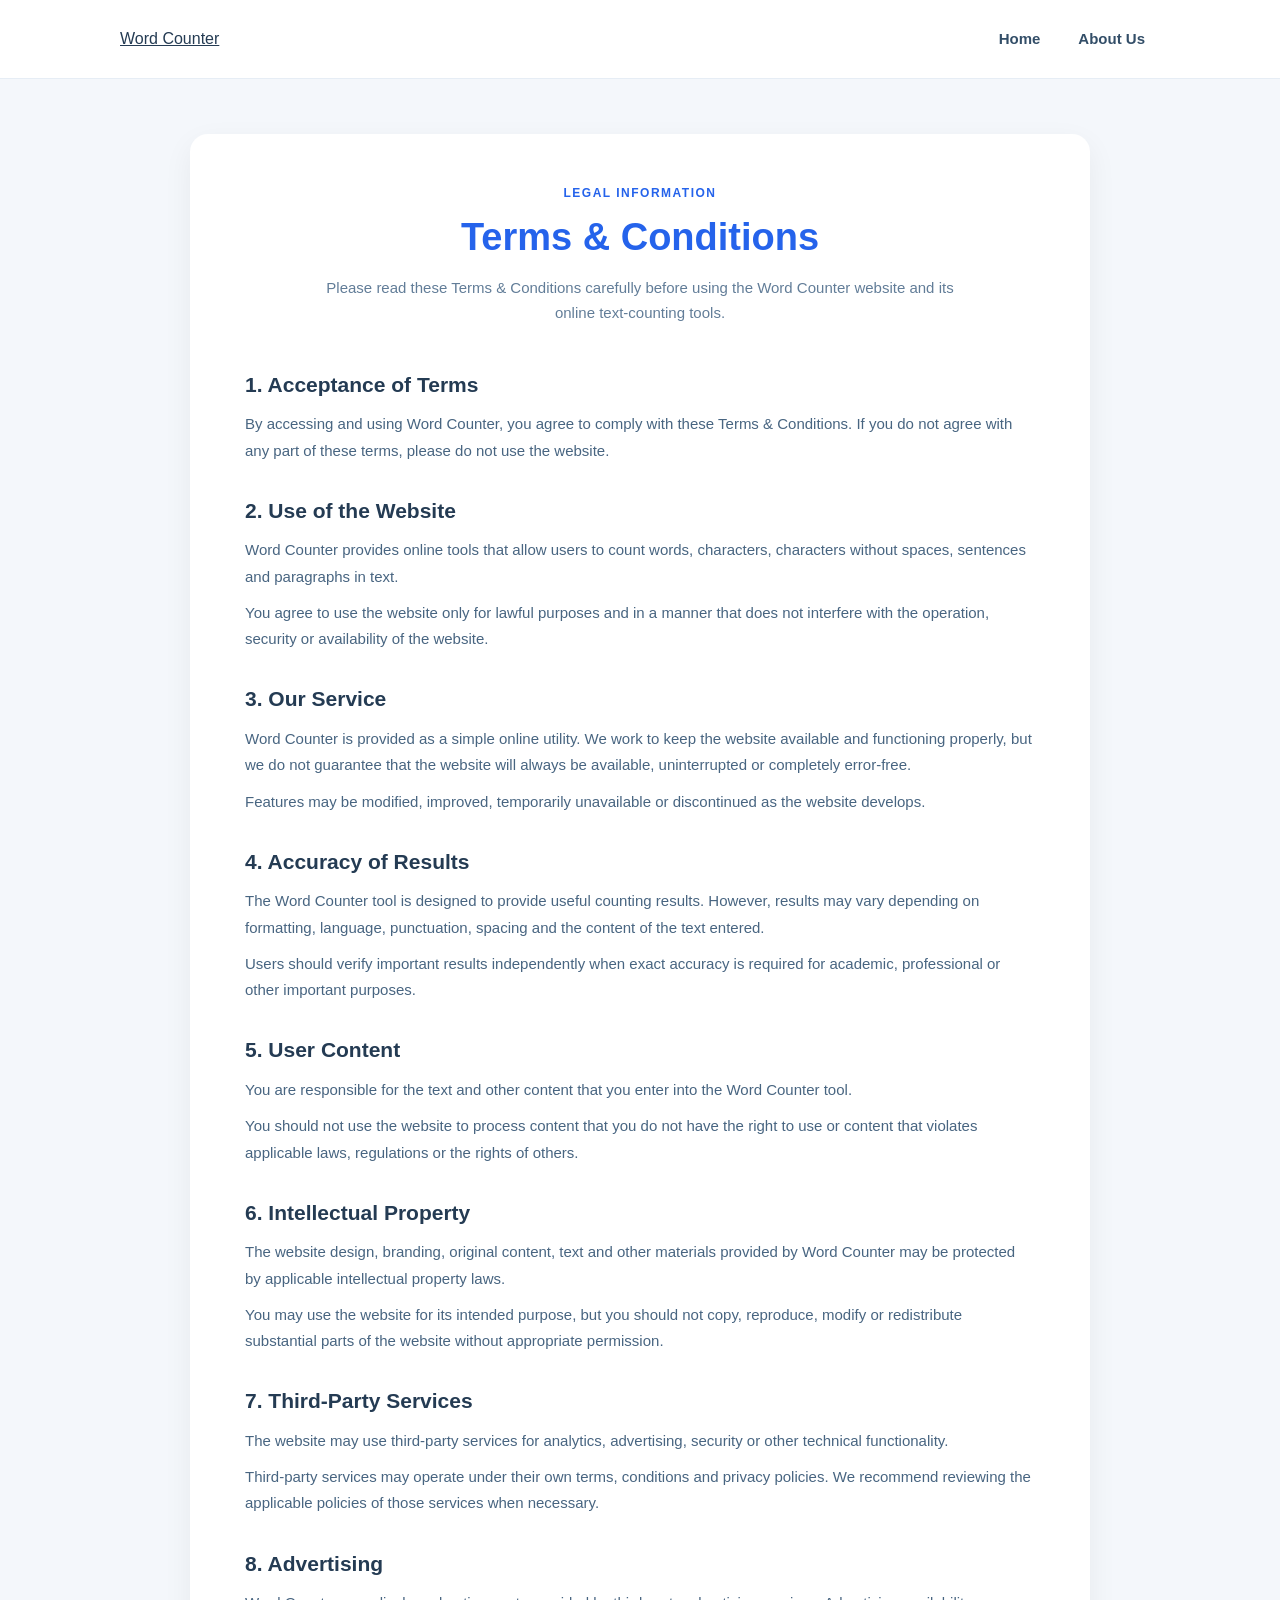
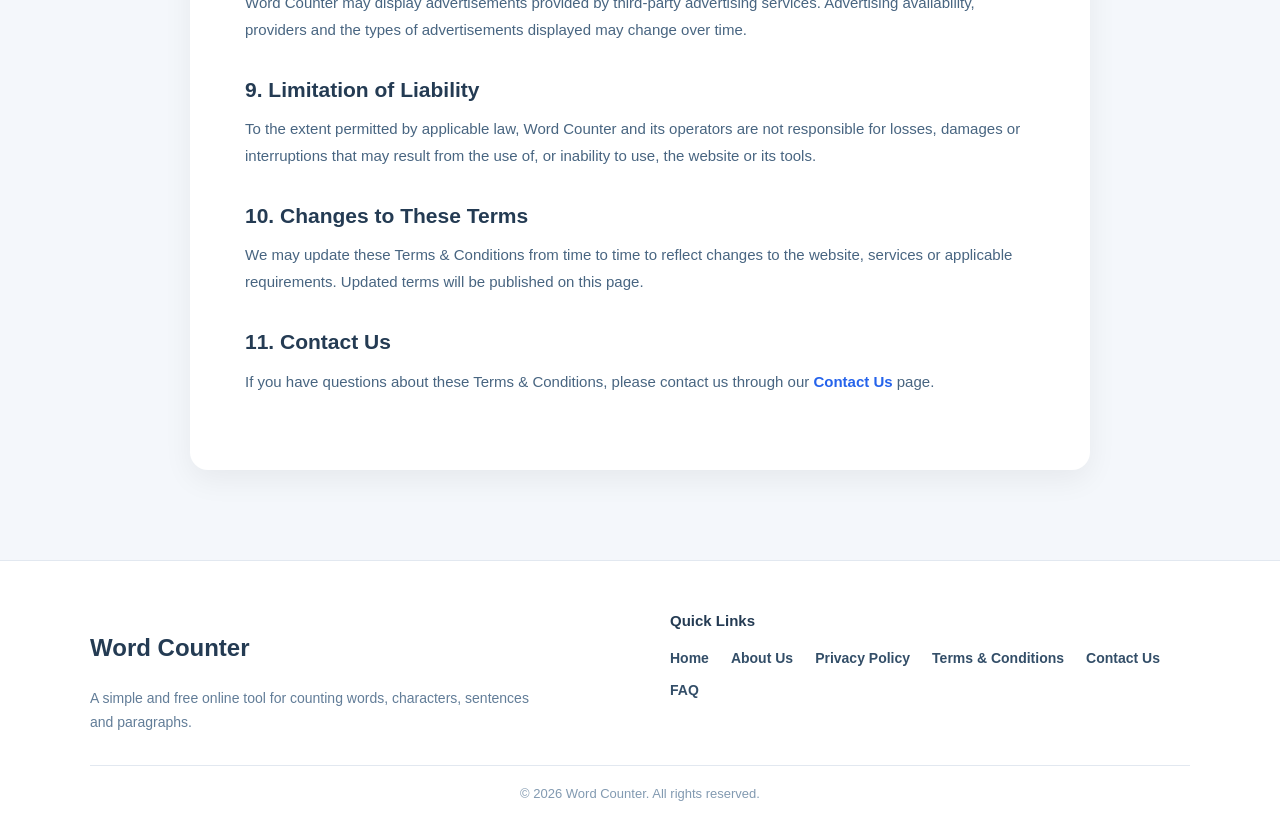
<file: terms.html>
<!DOCTYPE html>
<html lang="en">

<head>
    <meta charset="UTF-8">
    <meta name="viewport" content="width=device-width, initial-scale=1.0">

    <title>Terms &amp; Conditions - Word Counter</title>

    <meta
        name="description"
        content="Read the Terms and Conditions for Word Counter, including website use, user responsibilities, content, accuracy, third-party services and advertising."
    >

    <meta name="robots" content="index, follow">

    <meta name="author" content="Word Counter">

    <link rel="stylesheet" href="style.css">
    <link rel="icon" type="image/svg+xml" href="favicon.svg">

    <script async src="https://pagead2.googlesyndication.com/pagead/js/adsbygoogle.js?client=ca-pub-5443197558207180"
     crossorigin="anonymous"></script>
</head>

<body>

    <!-- Header -->
    <header class="site-header">
        <div class="header-container">

            <a href="index.html" class="logo">
                Word Counter
            </a>

            <nav class="main-nav" aria-label="Main navigation">
                <a href="index.html">Home</a>
                <a href="about.html">About Us</a>
            </nav>

        </div>
    </header>


    <!-- Terms & Conditions -->
    <main class="legal-page">

        <div class="legal-container">

            <div class="legal-header">

                <span class="legal-label">LEGAL INFORMATION</span>

                <h1>Terms &amp; Conditions</h1>

                <p>
                    Please read these Terms &amp; Conditions carefully before using
                    the Word Counter website and its online text-counting tools.
                </p>

            </div>


            <section class="legal-section">

                <h2>1. Acceptance of Terms</h2>

                <p>
                    By accessing and using Word Counter, you agree to comply with
                    these Terms &amp; Conditions. If you do not agree with any part
                    of these terms, please do not use the website.
                </p>

            </section>


            <section class="legal-section">

                <h2>2. Use of the Website</h2>

                <p>
                    Word Counter provides online tools that allow users to count
                    words, characters, characters without spaces, sentences and
                    paragraphs in text.
                </p>

                <p>
                    You agree to use the website only for lawful purposes and in
                    a manner that does not interfere with the operation, security
                    or availability of the website.
                </p>

            </section>


            <section class="legal-section">

                <h2>3. Our Service</h2>

                <p>
                    Word Counter is provided as a simple online utility. We work
                    to keep the website available and functioning properly, but
                    we do not guarantee that the website will always be available,
                    uninterrupted or completely error-free.
                </p>

                <p>
                    Features may be modified, improved, temporarily unavailable
                    or discontinued as the website develops.
                </p>

            </section>


            <section class="legal-section">

                <h2>4. Accuracy of Results</h2>

                <p>
                    The Word Counter tool is designed to provide useful counting
                    results. However, results may vary depending on formatting,
                    language, punctuation, spacing and the content of the text
                    entered.
                </p>

                <p>
                    Users should verify important results independently when
                    exact accuracy is required for academic, professional or
                    other important purposes.
                </p>

            </section>


            <section class="legal-section">

                <h2>5. User Content</h2>

                <p>
                    You are responsible for the text and other content that you
                    enter into the Word Counter tool.
                </p>

                <p>
                    You should not use the website to process content that you do
                    not have the right to use or content that violates applicable
                    laws, regulations or the rights of others.
                </p>

            </section>


            <section class="legal-section">

                <h2>6. Intellectual Property</h2>

                <p>
                    The website design, branding, original content, text and
                    other materials provided by Word Counter may be protected by
                    applicable intellectual property laws.
                </p>

                <p>
                    You may use the website for its intended purpose, but you
                    should not copy, reproduce, modify or redistribute substantial
                    parts of the website without appropriate permission.
                </p>

            </section>


            <section class="legal-section">

                <h2>7. Third-Party Services</h2>

                <p>
                    The website may use third-party services for analytics,
                    advertising, security or other technical functionality.
                </p>

                <p>
                    Third-party services may operate under their own terms,
                    conditions and privacy policies. We recommend reviewing
                    the applicable policies of those services when necessary.
                </p>

            </section>


            <section class="legal-section">

                <h2>8. Advertising</h2>

                <p>
                    Word Counter may display advertisements provided by
                    third-party advertising services. Advertising availability,
                    providers and the types of advertisements displayed may
                    change over time.
                </p>

            </section>


            <section class="legal-section">

                <h2>9. Limitation of Liability</h2>

                <p>
                    To the extent permitted by applicable law, Word Counter and
                    its operators are not responsible for losses, damages or
                    interruptions that may result from the use of, or inability
                    to use, the website or its tools.
                </p>

            </section>


            <section class="legal-section">

                <h2>10. Changes to These Terms</h2>

                <p>
                    We may update these Terms &amp; Conditions from time to time
                    to reflect changes to the website, services or applicable
                    requirements. Updated terms will be published on this page.
                </p>

            </section>


            <section class="legal-section">

                <h2>11. Contact Us</h2>

                <p>
                    If you have questions about these Terms &amp; Conditions,
                    please contact us through our
                    <a href="contact.html">Contact Us</a> page.
                </p>

            </section>

        </div>

    </main>


    <!-- Footer -->
    <footer class="site-footer">

        <div class="footer-container">

            <div class="footer-brand">

                <h2>Word Counter</h2>

                <p>
                    A simple and free online tool for counting words,
                    characters, sentences and paragraphs.
                </p>

            </div>


            <div class="footer-links">

                <h3>Quick Links</h3>

                <a href="index.html">Home</a>
                <a href="about.html">About Us</a>
                <a href="privacy.html">Privacy Policy</a>
                <a href="terms.html">Terms &amp; Conditions</a>
                <a href="contact.html">Contact Us</a>
                <a href="faq.html">FAQ</a>

            </div>

        </div>


        <div class="footer-bottom">

            <p>
                &copy; 2026 Word Counter. All rights reserved.
            </p>

        </div>

    </footer>

</body>

</html>
</file>
<file: style.css>
/* =========================================================
   WORD COUNTER - GLOBAL STYLES
   Lightweight, responsive and reusable
   ========================================================= */

* {
    box-sizing: border-box;
}

html {
    scroll-behavior: smooth;
}

body {
    margin: 0;
    font-family: Arial, Helvetica, sans-serif;
    background: #f4f7fb;
    color: #243b53;
    line-height: 1.6;
}

a {
    color: inherit;
}

button,
input,
textarea {
    font: inherit;
}


/* =========================================================
   HEADER / NAVIGATION
   Supports both old and new header classes
   ========================================================= */

.navbar,
.site-header {
    width: 100%;
    background: rgba(255, 255, 255, 0.96);
    border-bottom: 1px solid #e6edf5;
}

.navbar {
    max-width: 1100px;
    margin: 0 auto;
    padding: 18px 30px;

    display: flex;
    justify-content: space-between;
    align-items: center;
}

.site-header {
    position: relative;
}

.header-container {
    width: 100%;
    max-width: 1100px;
    margin: 0 auto;
    padding: 18px 30px;

    display: flex;
    justify-content: space-between;
    align-items: center;
}

.nav-logo,
.site-logo {
    font-size: 22px;
    font-weight: 700;
    color: #2563eb;
    text-decoration: none;
    letter-spacing: -0.3px;
}

.nav-links,
.main-nav {
    display: flex;
    align-items: center;
    gap: 8px;
}

.nav-links a,
.main-nav a {
    text-decoration: none;
    color: #334e68;
    font-size: 15px;
    font-weight: 600;

    padding: 9px 15px;
    border-radius: 8px;

    transition:
        background-color 0.2s ease,
        color 0.2s ease,
        transform 0.2s ease;
}

.nav-links a:hover,
.main-nav a:hover {
    background: #2563eb;
    color: #ffffff;
    transform: translateY(-2px);
}

.nav-links a:focus-visible,
.main-nav a:focus-visible {
    outline: 3px solid rgba(37, 99, 235, 0.25);
    outline-offset: 2px;
}


/* =========================================================
   MAIN AREA
   ========================================================= */

main {
    padding: 35px 20px 60px;
}


/* =========================================================
   WORD COUNTER CONTAINER
   ========================================================= */

.container {
    width: 100%;
    max-width: 670px;
    margin: 0 auto;

    background: #ffffff;
    padding: 35px;
    border-radius: 18px;

    box-shadow: 0 10px 30px rgba(0, 0, 0, 0.08);
}


/* =========================================================
   HEADINGS
   ========================================================= */

h1 {
    margin: 0 0 12px;
    text-align: center;

    font-size: 38px;
    line-height: 1.2;
    color: #2563eb;
}

h2,
h3 {
    color: #243b53;
}

.intro {
    margin: 0 0 28px;
    text-align: center;

    color: #627d98;
    font-size: 16px;
    line-height: 1.6;
}


/* =========================================================
   TEXTAREA
   ========================================================= */

textarea {
    width: 100%;
    min-height: 360px;

    padding: 18px;

    border: 2px solid #d9e2ec;
    border-radius: 12px;

    resize: vertical;

    font-family: inherit;
    font-size: 16px;
    line-height: 1.6;

    color: #243b53;
    background: #ffffff;

    outline: none;

    transition:
        border-color 0.2s ease,
        box-shadow 0.2s ease;
}

textarea:focus {
    border-color: #2563eb;

    box-shadow:
        0 0 0 4px rgba(37, 99, 235, 0.12);
}

textarea::placeholder {
    color: #829ab1;
}


/* =========================================================
   BUTTONS
   ========================================================= */

.actions {
    display: flex;
    gap: 8px;
    margin-top: 6px;
}

.actions button {
    border: none;
    border-radius: 9px;

    padding: 10px 24px;

    font-size: 15px;
    font-weight: 700;

    cursor: pointer;

    transition:
        transform 0.2s ease,
        box-shadow 0.2s ease,
        opacity 0.2s ease;
}

.copy-btn {
    background: #2563eb;
    color: #ffffff;
}

.clear-btn {
    background: #ef4444;
    color: #ffffff;
}

.actions button:hover {
    transform: translateY(-2px);
    box-shadow: 0 5px 12px rgba(0, 0, 0, 0.15);
}

.actions button:active {
    transform: translateY(0);
    box-shadow: none;
}


/* =========================================================
   COUNTER GRID
   ========================================================= */

.counters {
    margin-top: 18px;

    display: grid;
    grid-template-columns: repeat(3, 1fr);
    gap: 14px;
}

.counter-box {
    min-height: 88px;

    padding: 15px 10px;

    display: flex;
    flex-direction: column;
    justify-content: center;
    align-items: center;

    text-align: center;

    background: #eff6ff;
    border-radius: 12px;

    transition:
        transform 0.2s ease,
        box-shadow 0.2s ease;
}

.counter-box:hover {
    transform: translateY(-3px);
    box-shadow: 0 6px 15px rgba(0, 0, 0, 0.07);
}

.counter-box strong {
    display: block;

    margin-bottom: 6px;

    font-size: 25px;
    line-height: 1.2;
    color: #2563eb;
}

.counter-box span {
    font-size: 14px;
    color: #2563eb;
}

.counter-box:nth-child(4) {
    grid-column: 1 / 2;
}

.counter-box:nth-child(5) {
    grid-column: 2 / 3;
}


/* =========================================================
   CONTACT PAGE
   ========================================================= */

.contact-section {
    padding: 20px 0 10px;
}

.contact-container {
    width: 100%;
    max-width: 1100px;
    margin: 0 auto;
}


/* Contact heading */

.contact-heading {
    max-width: 720px;
    margin: 0 auto 42px;
    text-align: center;
}

.section-label {
    display: inline-block;

    margin-bottom: 10px;

    font-size: 12px;
    font-weight: 700;
    letter-spacing: 1.5px;

    color: #2563eb;
}

.contact-heading h1 {
    margin-bottom: 14px;
    font-size: 42px;
}

.contact-heading p {
    margin: 0;

    color: #627d98;
    font-size: 16px;
}


/* Contact two-column layout */

.contact-grid {
    display: grid;
    grid-template-columns: 0.9fr 1.1fr;
    gap: 28px;

    align-items: start;
}


/* Left information area */

.contact-info {
    padding: 32px;
    background: #ffffff;

    border: 1px solid #e5edf6;
    border-radius: 18px;

    box-shadow:
        0 10px 30px rgba(15, 23, 42, 0.06);
}

.contact-info h2 {
    margin: 0 0 12px;
    font-size: 25px;
}

.contact-info > p {
    margin: 0 0 25px;
    color: #627d98;
    font-size: 15px;
}


/* Contact cards */

.contact-card {
    display: flex;
    gap: 16px;

    padding: 18px 0;

    border-top: 1px solid #edf2f7;
}

.contact-card:first-of-type {
    border-top: none;
}

.contact-icon {
    flex: 0 0 44px;

    width: 44px;
    height: 44px;

    display: flex;
    justify-content: center;
    align-items: center;

    border-radius: 12px;

    background: #eff6ff;
    color: #2563eb;

    font-size: 20px;
    font-weight: 700;
}

.contact-card h3 {
    margin: 0 0 5px;

    font-size: 16px;
    color: #243b53;
}

.contact-card p {
    margin: 0 0 5px;

    color: #627d98;
    font-size: 14px;
    line-height: 1.6;
}

.contact-card a {
    color: #2563eb;
    font-size: 14px;
    font-weight: 600;
    text-decoration: none;
    overflow-wrap: anywhere;
}

.contact-card a:hover {
    text-decoration: underline;
}


/* =========================================================
   CONTACT FORM
   ========================================================= */

.contact-form-card {
    padding: 32px;

    background: #ffffff;

    border: 1px solid #e5edf6;
    border-radius: 18px;

    box-shadow:
        0 10px 30px rgba(15, 23, 42, 0.06);
}

.contact-form-card h2 {
    margin: 0 0 6px;
    font-size: 25px;
}

.form-description {
    margin: 0 0 25px;
    color: #627d98;
    font-size: 14px;
}


/* Form groups */

.form-group {
    margin-bottom: 18px;
}

.form-group label {
    display: block;

    margin-bottom: 7px;

    color: #243b53;

    font-size: 14px;
    font-weight: 700;
}

.form-group input,
.form-group textarea {
    width: 100%;

    padding: 13px 14px;

    border: 1px solid #d9e2ec;
    border-radius: 10px;

    background: #ffffff;
    color: #243b53;

    font-size: 15px;

    outline: none;

    transition:
        border-color 0.2s ease,
        box-shadow 0.2s ease,
        background-color 0.2s ease;
}

.form-group input {
    height: 48px;
}

.form-group textarea {
    min-height: 150px;
    resize: vertical;
}

.form-group input:hover,
.form-group textarea:hover {
    border-color: #b8c7d9;
}

.form-group input:focus,
.form-group textarea:focus {
    border-color: #2563eb;

    box-shadow:
        0 0 0 4px rgba(37, 99, 235, 0.10);
}

.form-group input::placeholder,
.form-group textarea::placeholder {
    color: #829ab1;
}


/* Submit button */

.contact-submit {
    width: 100%;

    border: none;
    border-radius: 10px;

    padding: 13px 20px;

    background: #2563eb;
    color: #ffffff;

    font-size: 15px;
    font-weight: 700;

    cursor: pointer;

    transition:
        background-color 0.2s ease,
        transform 0.2s ease,
        box-shadow 0.2s ease;
}

.contact-submit:hover {
    background: #1d4ed8;

    transform: translateY(-2px);

    box-shadow:
        0 7px 18px rgba(37, 99, 235, 0.22);
}

.contact-submit:active {
    transform: translateY(0);
    box-shadow: none;
}

.form-note {
    margin: 12px 0 0;

    color: #829ab1;

    font-size: 12px;
    text-align: center;
    line-height: 1.5;
}


/* =========================================================
   GENERAL CONTENT / POLICY PAGES
   ========================================================= */

.content-page,
.page-content {
    width: 100%;
    max-width: 900px;
    margin: 0 auto;

    padding: 35px;

    background: #ffffff;
    border-radius: 18px;

    box-shadow:
        0 10px 30px rgba(0, 0, 0, 0.06);
}

.content-page h1,
.page-content h1 {
    margin-bottom: 25px;
}

.content-page h2,
.page-content h2 {
    margin-top: 28px;
    margin-bottom: 8px;

    font-size: 22px;
}

.content-page p,
.page-content p {
    color: #486581;
    font-size: 15px;
    line-height: 1.8;
}


/* =========================================================
   FOOTER
   Supports old footer classes AND new contact page classes
   ========================================================= */

.footer,
.site-footer {
    margin-top: 20px;

    background: #ffffff;

    border-top: 1px solid #e2e8f0;
}

.footer {
    padding: 40px 20px 20px;
}

.site-footer {
    padding: 48px 20px 20px;
}

.footer-content,
.footer-container {
    width: 100%;
    max-width: 1100px;
    margin: 0 auto;

    display: flex;
    justify-content: space-between;

    gap: 50px;
}

.footer-brand,
.footer-about {
    max-width: 450px;
}

.footer-brand h3,
.footer-about h2 {
    margin: 0 0 10px;

    color: #2563eb;
    font-size: 20px;
}

.footer-brand p,
.footer-about p {
    margin: 0;

    color: #627d98;
    font-size: 14px;
    line-height: 1.7;
}


/* Footer links */

.footer-links {
    display: flex;
    align-items: center;
    gap: 20px;
}

.footer-links h3 {
    margin: 0;
    font-size: 15px;
    color: #243b53;
}

.footer-links a {
    color: #334e68;

    text-decoration: none;

    font-size: 14px;
    font-weight: 600;

    transition: color 0.2s ease;
}

.footer-links a:hover {
    color: #2563eb;
}


/* New footer layout */

.site-footer .footer-links {
    display: flex;
    flex-wrap: wrap;
    align-content: flex-start;
    gap: 10px 22px;

    max-width: 520px;
}

.site-footer .footer-links h3 {
    width: 100%;
    margin-bottom: 4px;
}


/* Footer bottom */

.footer-bottom {
    width: 100%;
    max-width: 1100px;
    margin: 30px auto 0;

    padding-top: 18px;

    border-top: 1px solid #e2e8f0;

    text-align: center;
}

.footer-bottom p {
    margin: 0;

    color: #829ab1;
    font-size: 13px;
}


/* =========================================================
   ACCESSIBILITY
   ========================================================= */

button:focus-visible,
input:focus-visible,
textarea:focus-visible,
a:focus-visible {
    outline: 3px solid rgba(37, 99, 235, 0.25);
    outline-offset: 2px;
}


/* =========================================================
   TABLET
   ========================================================= */

@media (max-width: 850px) {

    .contact-grid {
        grid-template-columns: 1fr;
    }

    .contact-info,
    .contact-form-card {
        padding: 28px;
    }

    .contact-heading {
        margin-bottom: 30px;
    }

    .footer-content,
    .footer-container {
        gap: 30px;
    }
}


/* =========================================================
   MOBILE
   ========================================================= */

@media (max-width: 600px) {

    .navbar,
    .header-container {
        padding: 14px 16px;
    }

    .nav-logo,
    .site-logo {
        font-size: 19px;
    }

    .nav-links,
    .main-nav {
        gap: 2px;
    }

    .nav-links a,
    .main-nav a {
        padding: 8px 9px;
        font-size: 13px;
    }


    main {
        padding: 20px 12px 40px;
    }


    .container {
        padding: 24px 18px;
        border-radius: 14px;
    }


    h1 {
        font-size: 30px;
    }


    textarea {
        min-height: 300px;
    }


    .counters {
        grid-template-columns: 1fr;
    }

    .counter-box:nth-child(4),
    .counter-box:nth-child(5) {
        grid-column: auto;
    }


    /* Contact mobile */

    .contact-section {
        padding: 5px 0 10px;
    }

    .contact-heading {
        margin-bottom: 25px;
    }

    .contact-heading h1 {
        font-size: 32px;
    }

    .contact-heading p {
        font-size: 14px;
    }

    .contact-grid {
        gap: 18px;
    }

    .contact-info,
    .contact-form-card {
        padding: 22px 18px;
        border-radius: 14px;
    }

    .contact-info h2,
    .contact-form-card h2 {
        font-size: 21px;
    }

    .contact-card {
        gap: 12px;
    }

    .contact-icon {
        flex-basis: 40px;
        width: 40px;
        height: 40px;
    }


    /* Footer mobile */

    .footer {
        padding: 32px 18px 18px;
    }

    .site-footer {
        padding: 35px 18px 18px;
    }

    .footer-content,
    .footer-container {
        flex-direction: column;
        gap: 25px;
    }

    .footer-links,
    .site-footer .footer-links {
        align-items: flex-start;
    }

    .footer-bottom {
        margin-top: 25px;
    }
}


/* =========================================================
   VERY SMALL MOBILE SCREENS
   ========================================================= */

@media (max-width: 380px) {

    .header-container {
        flex-direction: column;
        gap: 10px;
    }

    .main-nav {
        width: 100%;
        justify-content: center;
    }

    .contact-heading h1 {
        font-size: 29px;
    }

    .contact-info,
    .contact-form-card {
        padding: 20px 15px;
    }
}
/* ================================
   Legal Pages
================================ */

.legal-page {
    padding: 55px 20px 70px;
}

.legal-container {
    width: 100%;
    max-width: 900px;
    margin: 0 auto;

    background: #ffffff;
    padding: 45px 55px;

    border-radius: 18px;

    box-shadow: 0 10px 30px rgba(0, 0, 0, 0.06);
}

.legal-header {
    text-align: center;
    margin-bottom: 42px;
}

.legal-label {
    display: inline-block;

    margin-bottom: 12px;

    color: #2563eb;
    font-size: 12px;
    font-weight: 700;

    letter-spacing: 1.5px;
}

.legal-header h1 {
    margin: 0 0 14px;

    font-size: 38px;
    color: #2563eb;
}

.legal-header p {
    max-width: 650px;
    margin: 0 auto;

    color: #627d98;
    font-size: 15px;
    line-height: 1.7;
}

.legal-section {
    margin-bottom: 30px;
}

.legal-section h2 {
    margin: 0 0 10px;

    font-size: 21px;
    color: #243b53;
}

.legal-section p {
    margin: 0 0 10px;

    color: #486581;
    font-size: 15px;
    line-height: 1.75;
}

.legal-section p:last-child {
    margin-bottom: 0;
}

.legal-section a {
    color: #2563eb;
    font-weight: 600;
    text-decoration: none;
}

.legal-section a:hover {
    text-decoration: underline;
}


/* Mobile Legal Page */

@media (max-width: 600px) {

    .legal-page {
        padding: 30px 12px 45px;
    }

    .legal-container {
        padding: 30px 22px;
        border-radius: 14px;
    }

    .legal-header {
        margin-bottom: 32px;
    }

    .legal-header h1 {
        font-size: 30px;
    }

    .legal-header p {
        font-size: 14px;
    }

    .legal-section {
        margin-bottom: 25px;
    }

    .legal-section h2 {
        font-size: 19px;
    }

    .legal-section p {
        font-size: 14px;
        line-height: 1.7;
    }
}
/* ================================
   FAQ Page
================================ */

.faq-page {
    padding: 55px 20px 70px;
}

.faq-container {
    width: 100%;
    max-width: 900px;
    margin: 0 auto;
}

.faq-header {
    text-align: center;
    margin-bottom: 38px;
}

.faq-label {
    display: inline-block;
    margin-bottom: 12px;

    color: #2563eb;
    font-size: 12px;
    font-weight: 700;
    letter-spacing: 1.5px;
}

.faq-header h1 {
    margin: 0 0 14px;

    font-size: 38px;
    color: #2563eb;
}

.faq-header p {
    max-width: 650px;
    margin: 0 auto;

    color: #627d98;
    font-size: 15px;
    line-height: 1.7;
}

.faq-list {
    display: flex;
    flex-direction: column;
    gap: 14px;
}

.faq-item {
    background: #ffffff;

    padding: 22px 25px;

    border: 1px solid #d9e2ec;
    border-radius: 12px;

    box-shadow: 0 4px 14px rgba(0, 0, 0, 0.04);

    transition: transform 0.2s ease,
                box-shadow 0.2s ease;
}

.faq-item:hover {
    transform: translateY(-2px);
    box-shadow: 0 7px 18px rgba(0, 0, 0, 0.07);
}

.faq-item h2 {
    margin: 0 0 9px;

    font-size: 17px;
    color: #243b53;
}

.faq-item p {
    margin: 0;

    color: #486581;
    font-size: 14px;
    line-height: 1.7;
}

.faq-item a {
    color: #2563eb;
    font-weight: 600;
    text-decoration: none;
}

.faq-item a:hover {
    text-decoration: underline;
}


/* Mobile FAQ */

@media (max-width: 600px) {

    .faq-page {
        padding: 30px 12px 45px;
    }

    .faq-header {
        margin-bottom: 28px;
    }

    .faq-header h1 {
        font-size: 30px;
    }

    .faq-header p {
        font-size: 14px;
    }

    .faq-item {
        padding: 19px 18px;
    }

    .faq-item h2 {
        font-size: 16px;
    }

    .faq-item p {
        font-size: 14px;
    }
}
/* How to Use Word Counter */
.how-to-use {
    padding: 60px 20px;
    background: #f4f7fb;
}

.content-container {
    max-width: 900px;
    margin: 0 auto;
}

.how-to-use h2 {
    margin: 0 0 12px;
    text-align: center;
    font-size: 30px;
    color: #243b53;
}

.section-intro {
    max-width: 760px;
    margin: 0 auto 35px;
    text-align: center;
    color: #627d98;
    font-size: 15px;
    line-height: 1.7;
}

.how-to-content {
    background: #ffffff;
    padding: 35px 40px;
    border-radius: 16px;
    box-shadow: 0 8px 25px rgba(0, 0, 0, 0.06);
}

.how-to-content h3 {
    margin: 28px 0 10px;
    color: #243b53;
    font-size: 21px;
}

.how-to-content h3:first-child {
    margin-top: 0;
}

.how-to-content p {
    margin: 0 0 15px;
    color: #486581;
    font-size: 15px;
    line-height: 1.8;
}

.how-to-content ol {
    margin: 15px 0 25px;
    padding-left: 25px;
}

.how-to-content li {
    margin-bottom: 12px;
    color: #486581;
    font-size: 15px;
    line-height: 1.7;
}

.how-to-content strong {
    color: #243b53;
}

.how-to-content a {
    color: #2563eb;
    font-weight: 600;
    text-decoration: none;
}

.how-to-content a:hover {
    text-decoration: underline;
}


/* Mobile */
@media (max-width: 600px) {

    .how-to-use {
        padding: 40px 14px;
    }

    .how-to-use h2 {
        font-size: 26px;
    }

    .section-intro {
        font-size: 14px;
        margin-bottom: 25px;
    }

    .how-to-content {
        padding: 25px 20px;
        border-radius: 12px;
    }

    .how-to-content h3 {
        font-size: 19px;
        margin-top: 24px;
    }

    .how-to-content p,
    .how-to-content li {
        font-size: 14px;
        line-height: 1.7;
    }
}
</file>
